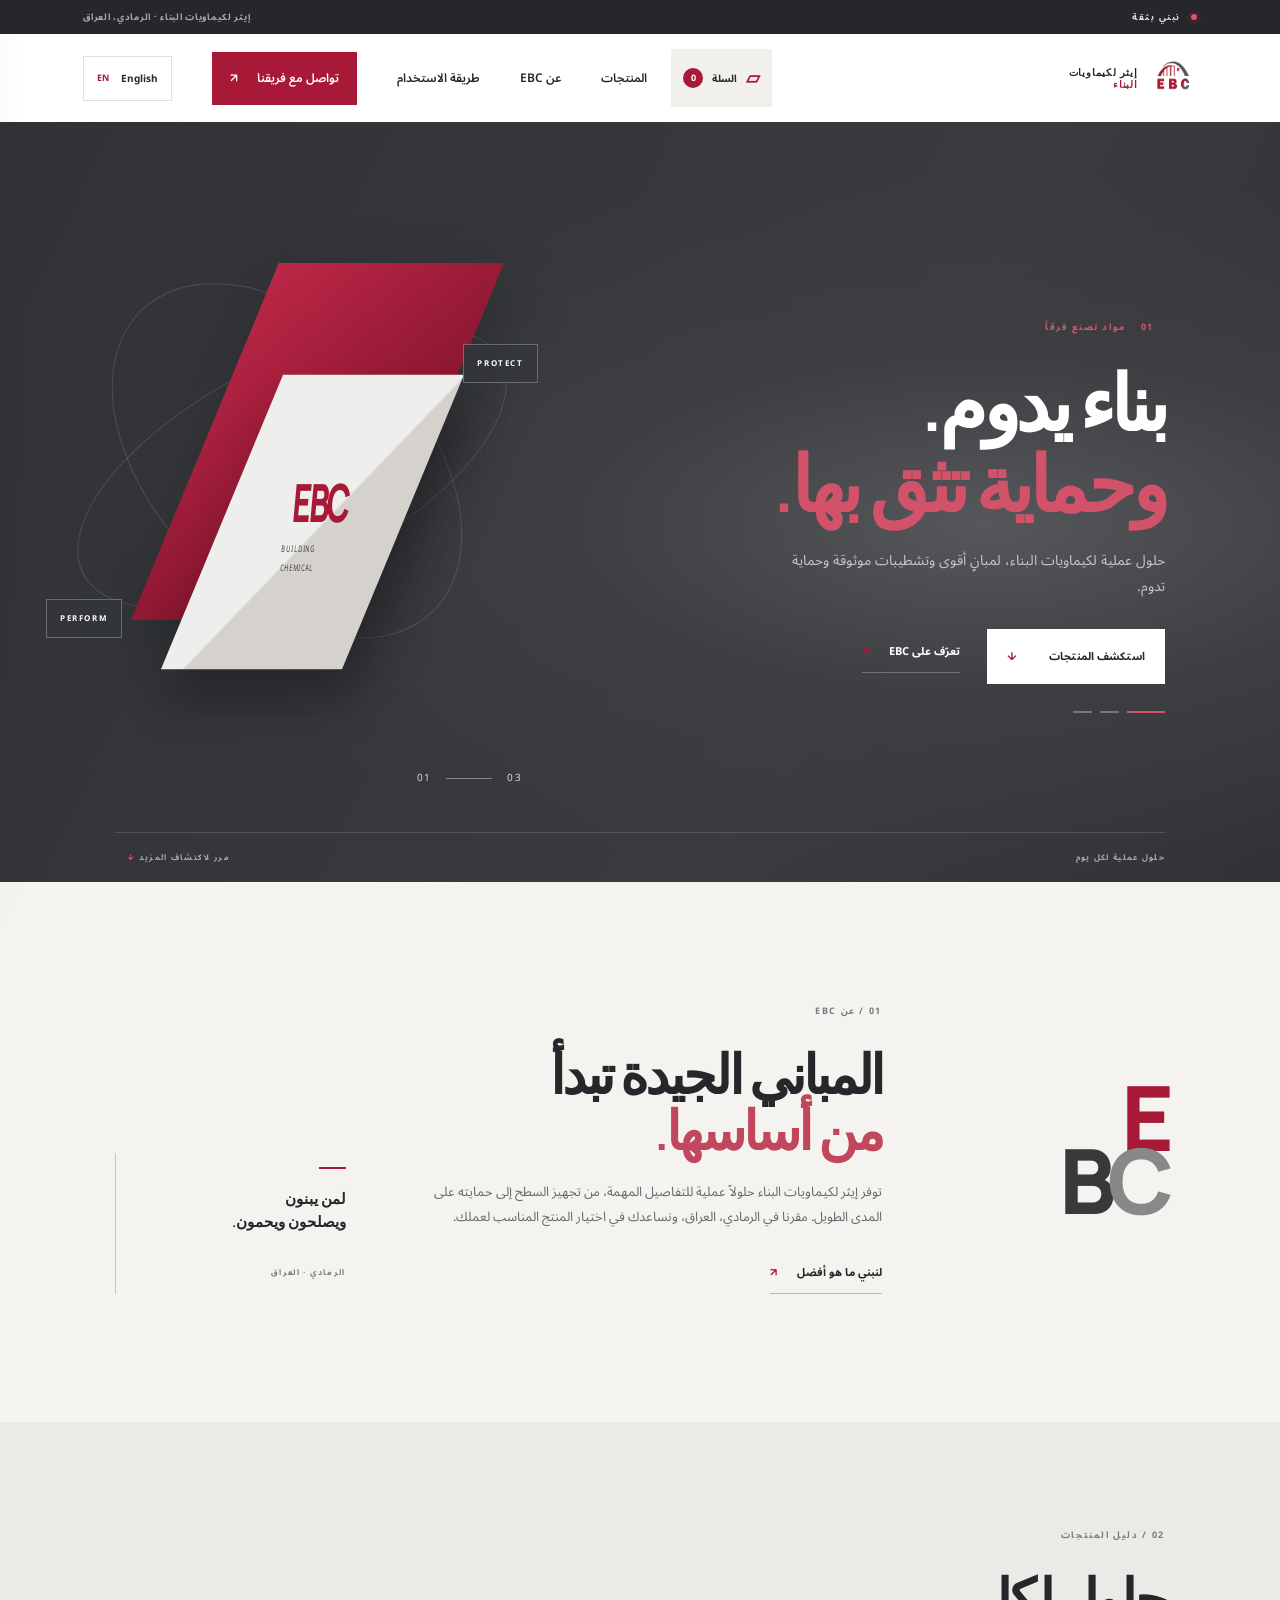
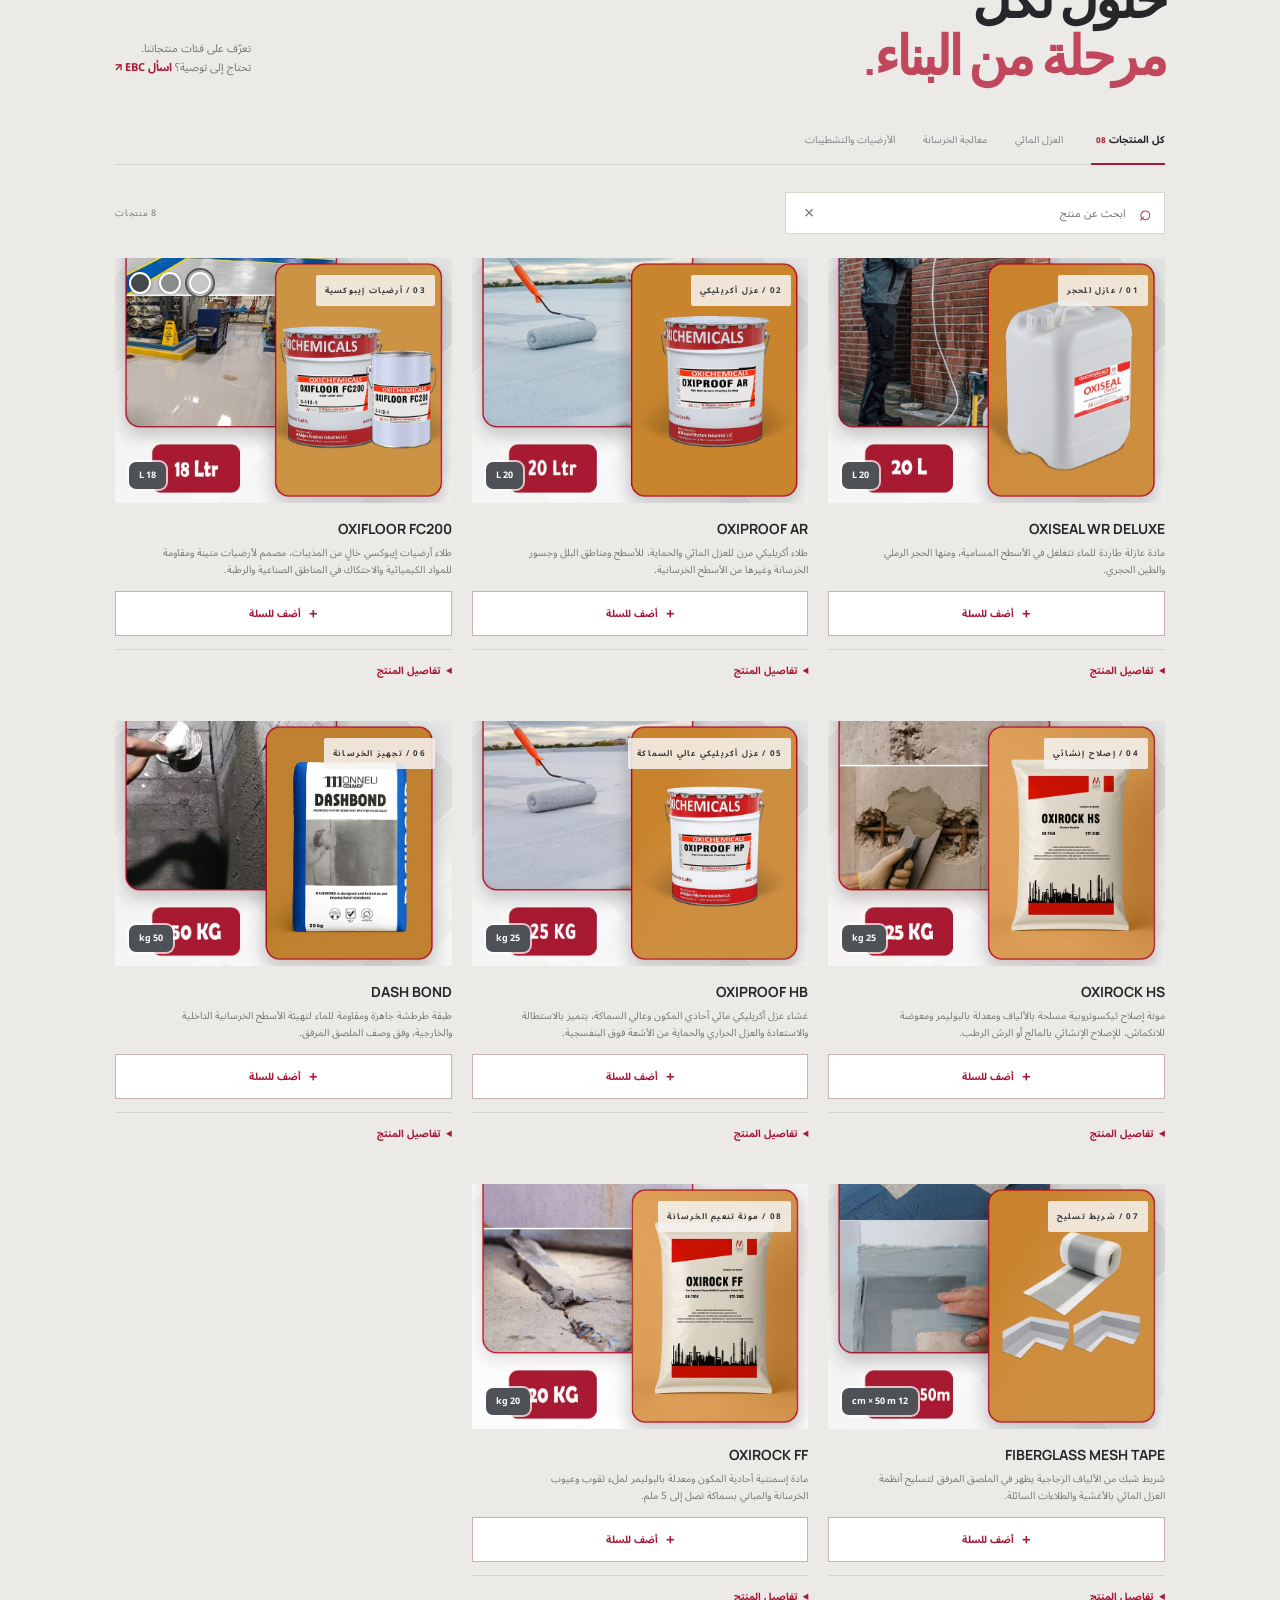
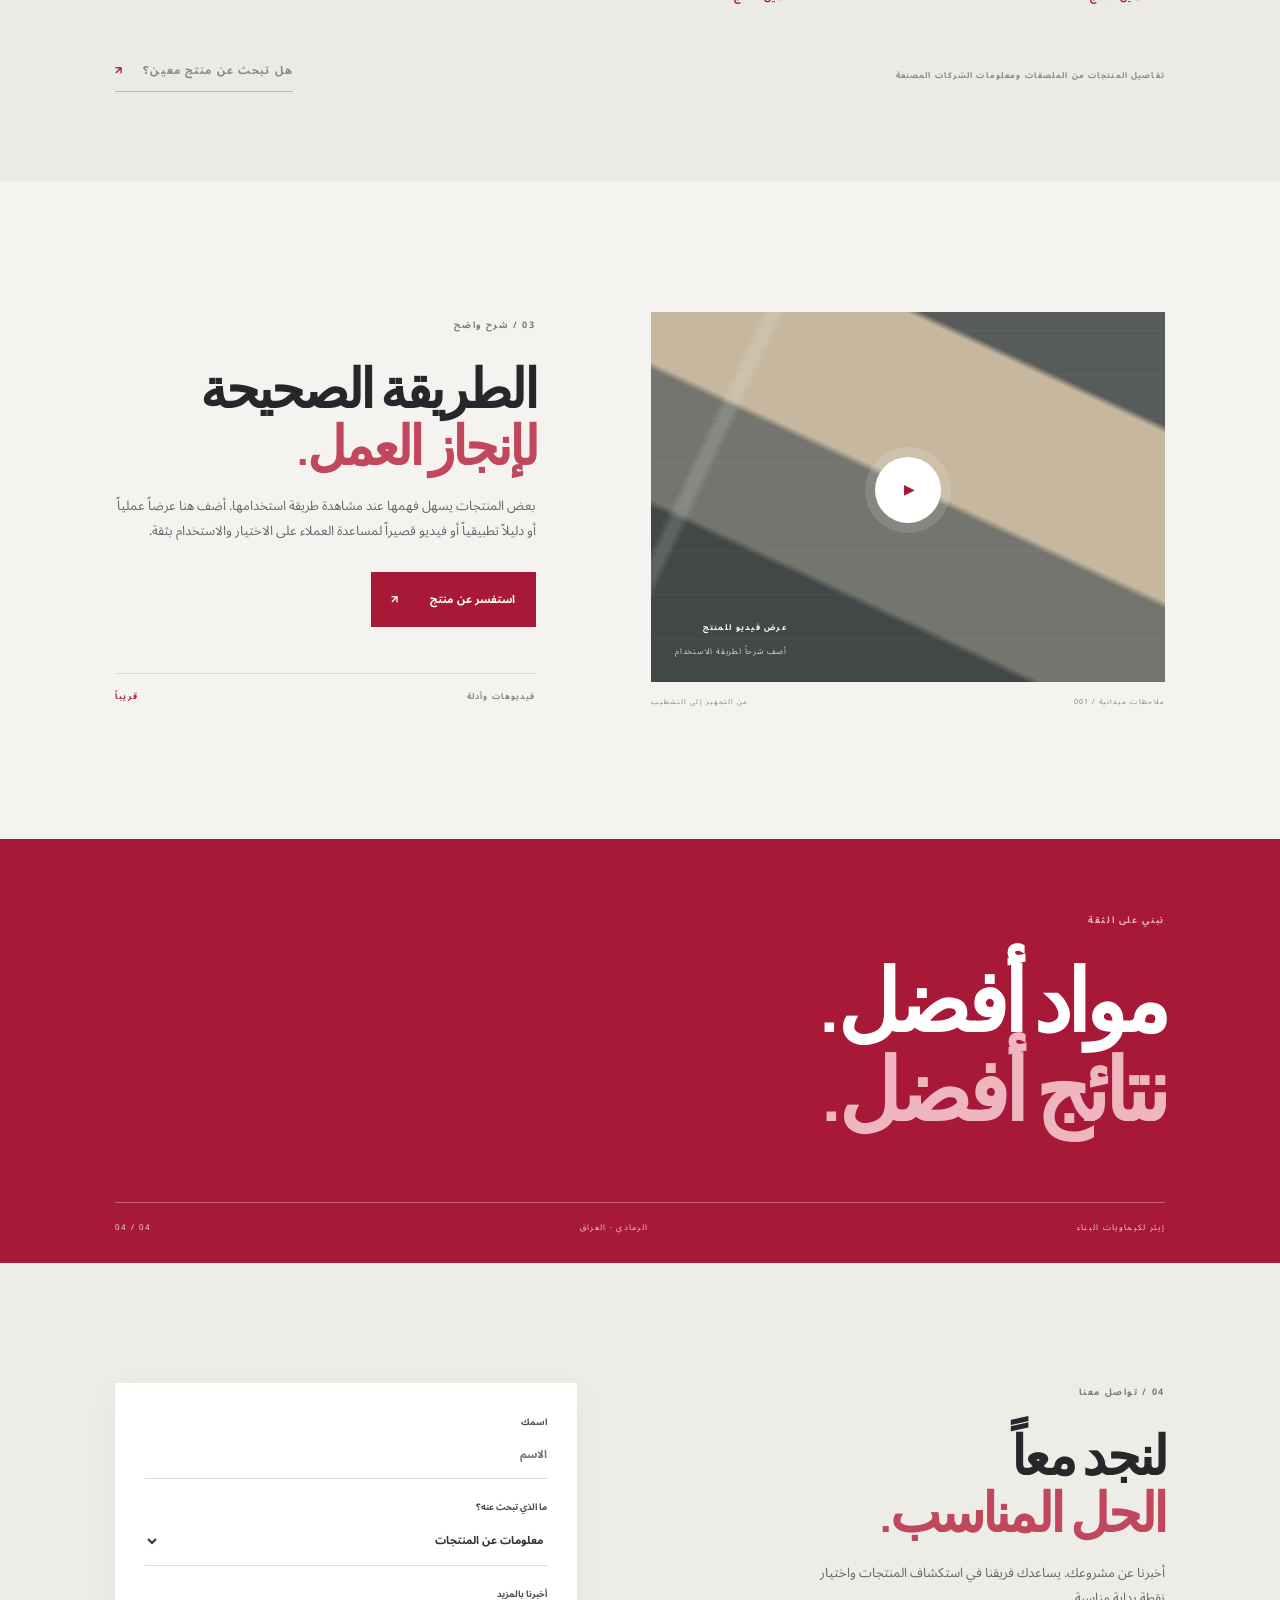
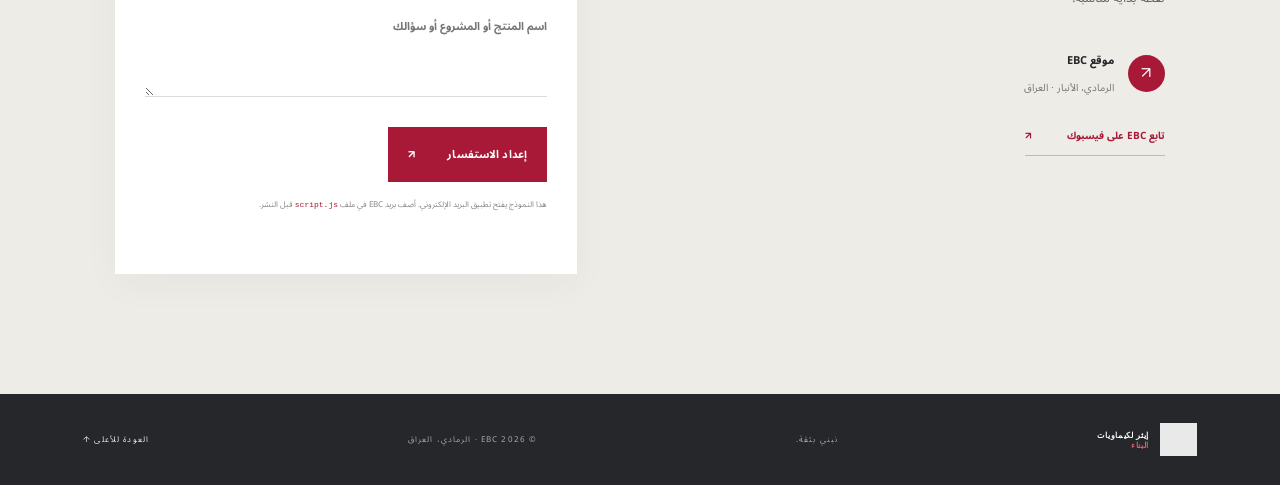
<file: index.html>
<!doctype html>
<html lang="ar" dir="rtl">
<head>
  <meta charset="utf-8">
  <meta name="viewport" content="width=device-width, initial-scale=1">
  <meta name="theme-color" content="#a71937">
  <meta name="description" content="Ether Building Chemical — practical chemical solutions for stronger, better protected buildings in Iraq.">
  <title>Ether Building Chemical | EBC</title>
  <link rel="preconnect" href="https://fonts.googleapis.com">
  <link rel="preconnect" href="https://fonts.gstatic.com" crossorigin>
  <link href="https://fonts.googleapis.com/css2?family=DM+Sans:wght@400;500;600;700&family=Manrope:wght@400;500;600;700;800&family=Noto+Sans+Arabic:wght@400;500;600;700;800&display=swap" rel="stylesheet">
  <link rel="stylesheet" href="styles.css">
</head>
<body>
  <div class="topline"><span class="pulse"></span> BUILD WITH CONFIDENCE <span class="topline-note">Ether Building Chemical · Ramadi, Iraq</span></div>
  <header class="site-header">
    <a class="brand" href="#home" aria-label="EBC home"><img src="assets/ebc-logo.png" alt="EBC Ether Building Chemical logo"><span>ETHER BUILDING<br><b>CHEMICAL</b></span></a>
    <button class="cart-toggle" id="cart-toggle" type="button" aria-expanded="false"><span class="cart-icon">▱</span><span class="cart-label">Cart</span><span class="cart-count" id="cart-count">0</span></button>
    <button class="menu-toggle" aria-label="Open menu" aria-expanded="false"><i></i><i></i></button>
    <nav class="nav"><a href="#products">Products</a><a href="#about">About EBC</a><a href="#how">How to use</a><a href="#contact" class="nav-cta">Talk to our team <span>↗</span></a><button class="language-toggle" type="button" aria-label="Switch to English">English <span>EN</span></button></nav>
  </header>
  <div class="cart-backdrop" id="cart-backdrop"></div>
  <aside class="cart-panel" id="cart-panel" aria-hidden="true" aria-labelledby="cart-heading">
    <div class="cart-head"><div><p class="eyebrow"><span>YOUR ORDER</span></p><h2 id="cart-heading">Product request</h2></div><button class="cart-close" id="cart-close" type="button" aria-label="Close cart">×</button></div>
    <div class="cart-items" id="cart-items"></div>
    <form class="checkout-form" id="checkout-form"><h3>Request details</h3><label>Name<input name="customer" required placeholder="Your name"></label><label>Phone<input name="phone" type="tel" required placeholder="Phone number"></label><label>City / delivery area<input name="location" placeholder="City or area"></label><label>Note<textarea name="note" rows="2" placeholder="Optional note"></textarea></label><button class="button button-red checkout-submit" type="submit">Prepare email request <span>↗</span></button><p class="checkout-note" id="checkout-note" aria-live="polite">No payment is collected. This prepares an email with your selected items.</p></form>
  </aside>
  <main>
    <section class="hero" id="home">
      <div class="hero-bg"></div><div class="hero-grid"></div>
      <div class="hero-copy reveal"><p class="eyebrow light"><span id="slide-number">01</span> <span id="slide-kicker">MATERIALS THAT MAKE A DIFFERENCE</span></p><h1 id="slide-title">Built to last.<br><em>Made to protect.</em></h1><p class="hero-lede" id="slide-description">Thoughtful building chemical solutions for stronger structures, reliable finishes and lasting peace of mind.</p><div class="hero-actions"><a class="button button-light" href="#products">Explore products <span>↓</span></a><a class="text-link light-link" href="#about">Get to know EBC <span>↗</span></a></div><div class="slide-controls" aria-label="Hero slides"><button class="slide-dot active" aria-label="Show slide 1"></button><button class="slide-dot" aria-label="Show slide 2"></button><button class="slide-dot" aria-label="Show slide 3"></button></div></div>
      <div class="hero-art" aria-hidden="true"><div class="orbit orbit-a"></div><div class="orbit orbit-b"></div><div class="hero-block block-back"></div><div class="hero-block block-front"><span>EBC</span><small>BUILDING<br>CHEMICAL</small></div><div class="hero-chip chip-one">PROTECT</div><div class="hero-chip chip-two">PERFORM</div><div class="hero-index"><span id="hero-current">01</span> <i></i> 03</div></div>
      <div class="hero-footer"><span>ENGINEERED FOR THE EVERYDAY</span><span class="scroll-cue">SCROLL TO EXPLORE <b>↓</b></span></div>
    </section>
    <section class="intro section-wrap" id="about"><div class="intro-mark reveal">E<br><span>B</span><i>C</i></div><div class="intro-copy reveal"><p class="eyebrow"><span>01 / ABOUT EBC</span></p><h2>Good buildings start<br>with <em>what’s beneath.</em></h2><p>Ether Building Chemical supplies practical solutions for the details that matter—from preparing a surface to protecting it for the long run. We’re based in Ramadi, Iraq, and here to help you find the right product for the job.</p><a class="text-link" href="#contact">Let’s build something better <span>↗</span></a></div><div class="intro-note reveal"><div class="note-line"></div><p>For the people who<br>build, repair &amp; protect.</p><span>RAMADI · IRAQ</span></div></section>
    <section class="catalog" id="products"><div class="section-wrap"><div class="section-heading reveal"><div><p class="eyebrow"><span>02 / THE CATALOG</span></p><h2>Solutions for every<br><em>layer of the build.</em></h2></div><p class="heading-aside">Explore our product families.<br>Need a recommendation? <a href="#contact">Ask EBC ↗</a></p></div><div class="filters" role="group" aria-label="Filter products"><button class="filter active" data-filter="all">All products <span>08</span></button><button class="filter" data-filter="waterproofing">Waterproofing</button><button class="filter" data-filter="concrete">Concrete care</button><button class="filter" data-filter="finishes">Finishes &amp; tile</button></div><div class="product-tools"><label class="search-box"><span aria-hidden="true">⌕</span><input id="product-search" type="search" placeholder="Search products" autocomplete="off"><button id="clear-search" type="button" aria-label="Clear search">×</button></label><span id="product-result-count">08 products</span></div>
      <div class="product-grid">
        <article class="product-card reveal" data-category="waterproofing"><a class="product-image visual-water" href="#contact" aria-label="Ask about AquaShield waterproofing"><span class="product-number">01 / WATERPROOFING</span><span class="product-symbol">≈</span><span class="pack pack-bag"><b>EBC</b><small>AQUA<br>SHIELD</small></span><span class="image-caption">SURFACE PROTECTION</span></a><div class="product-info"><div><h3>AquaShield Flex</h3><p>Flexible cementitious waterproofing concept for wet areas and exposed surfaces.</p></div><a class="round-arrow" href="#contact" aria-label="Ask about AquaShield Flex">↗</a></div><span class="sample-label">SAMPLE PRODUCT — CONFIRM DETAILS</span></article>
        <article class="product-card reveal" data-category="concrete"><a class="product-image visual-concrete" href="#contact" aria-label="Ask about ConcretePro repair mortar"><span class="product-number">02 / CONCRETE CARE</span><span class="product-symbol">▧</span><span class="pack pack-bag pack-dark"><b>EBC</b><small>CONCRETE<br>PRO</small></span><span class="image-caption">REPAIR &amp; RESTORE</span></a><div class="product-info"><div><h3>ConcretePro Repair</h3><p>Repair mortar concept for patching and restoring damaged concrete areas.</p></div><a class="round-arrow" href="#contact" aria-label="Ask about ConcretePro Repair">↗</a></div><span class="sample-label">SAMPLE PRODUCT — CONFIRM DETAILS</span></article>
        <article class="product-card reveal" data-category="finishes"><a class="product-image visual-bond" href="#contact" aria-label="Ask about TileBond adhesive"><span class="product-number">03 / FINISHES &amp; TILE</span><span class="product-symbol">⌁</span><span class="pack pack-bag pack-cream"><b>EBC</b><small>TILE<br>BOND</small></span><span class="image-caption">STRONGER ADHESION</span></a><div class="product-info"><div><h3>TileBond Pro</h3><p>Tile adhesive concept designed to make installation straightforward and dependable.</p></div><a class="round-arrow" href="#contact" aria-label="Ask about TileBond Pro">↗</a></div><span class="sample-label">SAMPLE PRODUCT — CONFIRM DETAILS</span></article>
        <article class="product-card reveal" data-category="waterproofing"><a class="product-image visual-seal" href="#contact" aria-label="Ask about SealFlex joint sealant"><span class="product-number">04 / WATERPROOFING</span><span class="product-symbol">∿</span><span class="pack pack-tube"><b>EBC</b><small>SEAL<br>FLEX</small></span><span class="image-caption">SEAL THE DETAILS</span></a><div class="product-info"><div><h3>SealFlex Joint Sealant</h3><p>Joint sealant concept for helping close gaps around common building details.</p></div><a class="round-arrow" href="#contact" aria-label="Ask about SealFlex Joint Sealant">↗</a></div><span class="sample-label">SAMPLE PRODUCT — CONFIRM DETAILS</span></article>
        <article class="product-card reveal" data-category="concrete"><a class="product-image visual-prime" href="#contact" aria-label="Ask about PrimeBond bonding agent"><span class="product-number">05 / CONCRETE CARE</span><span class="product-symbol">✳</span><span class="pack pack-can"><b>EBC</b><small>PRIME<br>BOND</small></span><span class="image-caption">PREPARE TO PERFORM</span></a><div class="product-info"><div><h3>PrimeBond</h3><p>Bonding agent concept for preparing surfaces before a new layer is applied.</p></div><a class="round-arrow" href="#contact" aria-label="Ask about PrimeBond">↗</a></div><span class="sample-label">SAMPLE PRODUCT — CONFIRM DETAILS</span></article>
        <article class="product-card reveal" data-category="finishes"><a class="product-image visual-grout" href="#contact" aria-label="Ask about ColorGrout"><span class="product-number">06 / FINISHES &amp; TILE</span><span class="product-symbol">▦</span><span class="pack pack-bag"><b>EBC</b><small>COLOR<br>GROUT</small></span><span class="image-caption">THE FINISHING TOUCH</span></a><div class="product-info"><div><h3>ColorGrout</h3><p>Grout product concept to finish tiled surfaces with a clean, consistent look.</p></div><a class="round-arrow" href="#contact" aria-label="Ask about ColorGrout">↗</a></div><span class="sample-label">SAMPLE PRODUCT — CONFIRM DETAILS</span></article>
      </div><p id="no-results" class="no-results" hidden>No products match your search.</p><div class="catalog-bottom"><span>PRODUCT DETAILS FROM POSTERS &amp; MANUFACTURER INFO</span><a class="text-link" href="#contact">Have a product in mind? <span>↗</span></a></div></div></section>
    <section class="feature section-wrap" id="how"><div class="feature-visual reveal"><div class="feature-photo"><div class="photo-lines"></div><div class="play-button" role="button" tabindex="0" aria-label="Add product tutorial video"><span>▶</span></div><div class="video-tag"><span>VIDEO SPOTLIGHT</span><small>YOUR PRODUCT TUTORIAL</small></div></div><div class="feature-caption"><span>FIELD NOTES / 001</span><span>FROM PREPARATION TO FINISH</span></div></div><div class="feature-copy reveal"><p class="eyebrow"><span>03 / MADE CLEAR</span></p><h2>The right way<br>to <em>get it done.</em></h2><p>Some products work best when you can see them in action. Add a demonstration, application guide or short product video here to help customers choose and use products with confidence.</p><a class="button button-red" href="#contact">Ask about a product <span>↗</span></a><div class="feature-meta"><span>VIDEOS &amp; GUIDES</span><span>COMING SOON</span></div></div></section>
    <section class="statement"><div class="statement-inner reveal"><p class="eyebrow light"><span>BUILT ON TRUST</span></p><p class="statement-text">Better materials.<br><em>Better outcomes.</em></p><div class="statement-bottom"><span>ETHER BUILDING CHEMICAL</span><span>RAMADI · IRAQ</span><span>04 / 04</span></div></div></section>
    <section class="contact section-wrap" id="contact"><div class="contact-copy reveal"><p class="eyebrow"><span>04 / LET’S TALK</span></p><h2>Let’s find the<br><em>right solution.</em></h2><p>Tell us what you’re working on. Our team can help you explore the product range and find a good place to start.</p><div class="contact-location"><span class="location-icon">↗</span><div><b>Find EBC</b><small>Ramadi, Anbar · Iraq</small></div></div><a class="facebook-link" href="https://www.facebook.com/EBC.Ethar/" target="_blank" rel="noopener">Follow EBC on Facebook <span>↗</span></a></div><form class="contact-form reveal" id="contact-form"><label>Your name<input name="name" placeholder="Name" required></label><label>What are you looking for?<select name="interest"><option>Product information</option><option>Application advice</option><option>Product video or tutorial</option><option>Something else</option></select></label><label>Tell us a little more<textarea name="message" rows="3" placeholder="Product name, project or question"></textarea></label><button class="button button-red" type="submit">Prepare enquiry <span>↗</span></button><p class="form-note">This starter form opens your email app. Add your EBC email address in <code>script.js</code> before publishing.</p><p class="form-result" aria-live="polite"></p></form></section>
  </main>
  <footer class="footer"><a class="brand footer-brand" href="#home"><img src="assets/ebc-logo.png" alt=""><span>ETHER BUILDING<br><b>CHEMICAL</b></span></a><span>BUILD WITH CONFIDENCE.</span><span>© <span id="year"></span> EBC · RAMADI, IRAQ</span><a href="#home" class="back-top">BACK TO TOP ↑</a></footer>
  <script src="script.js"></script>
</body></html>
</file>
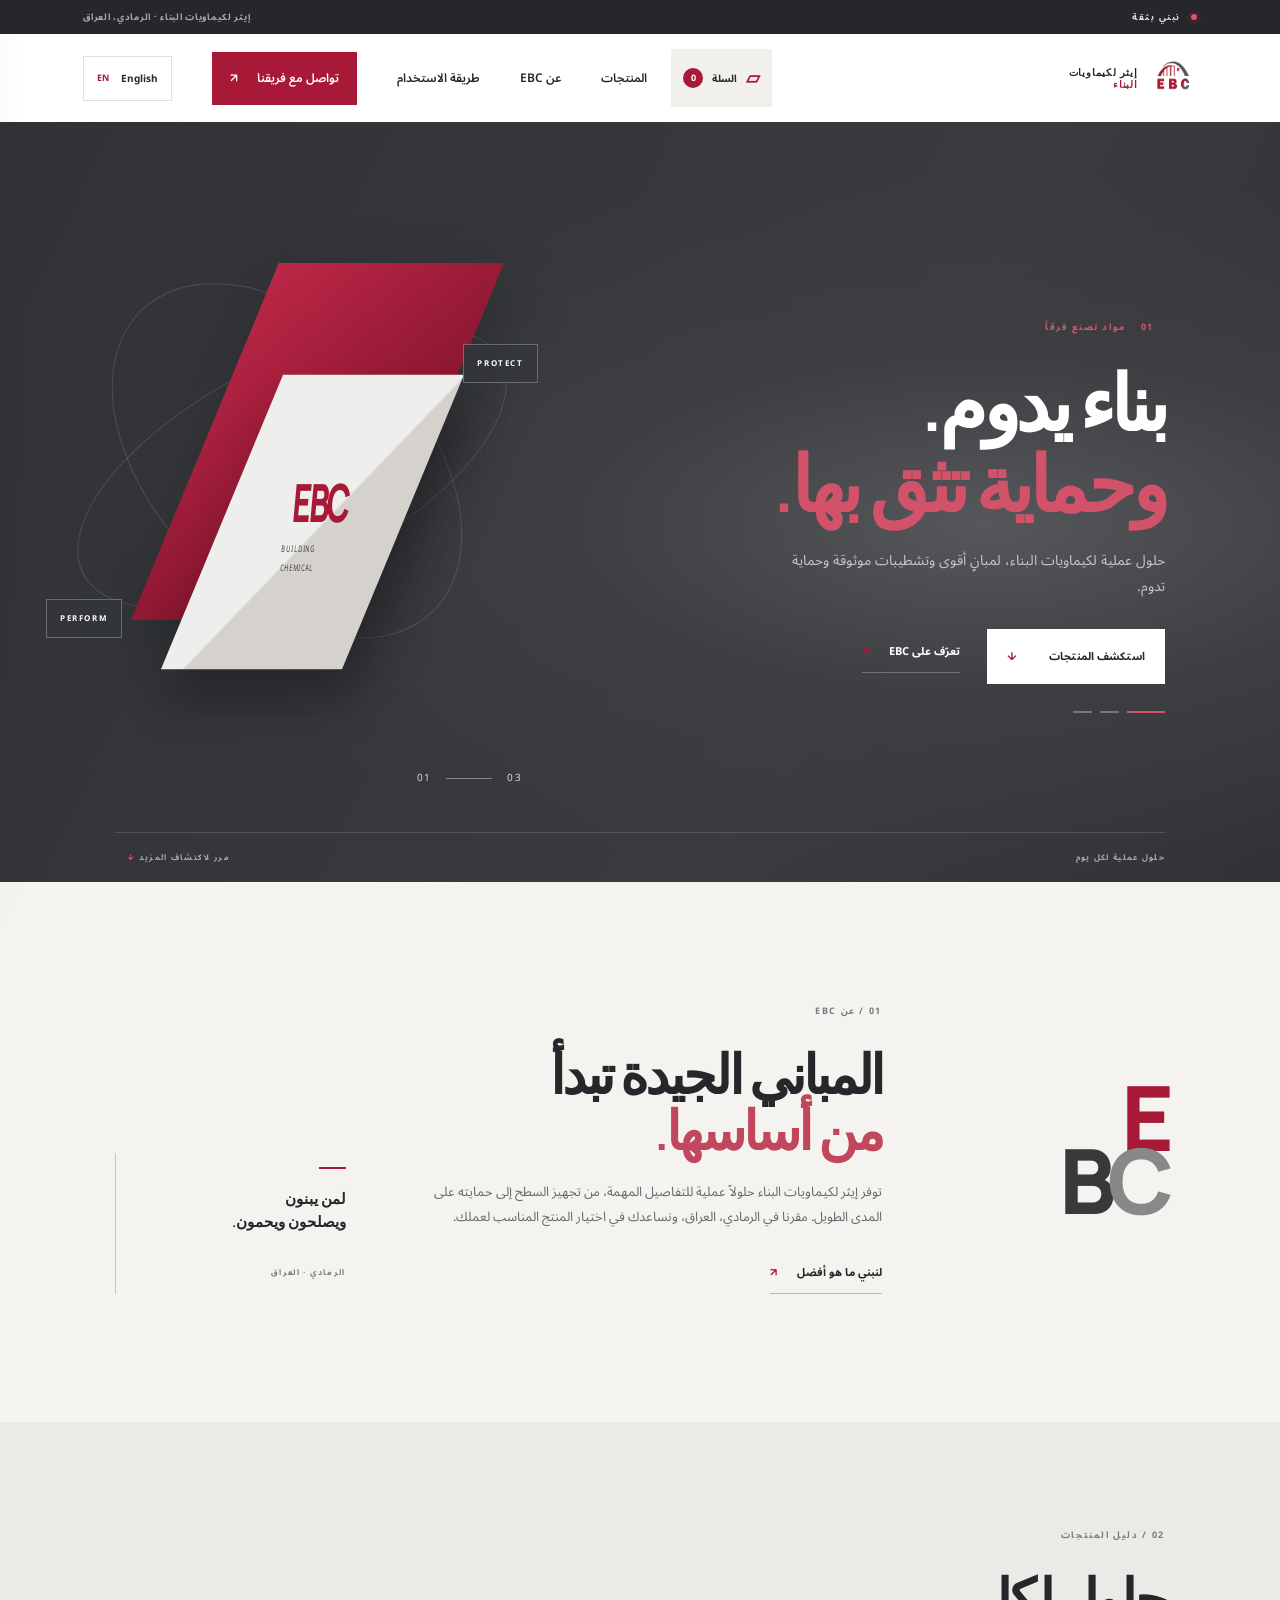
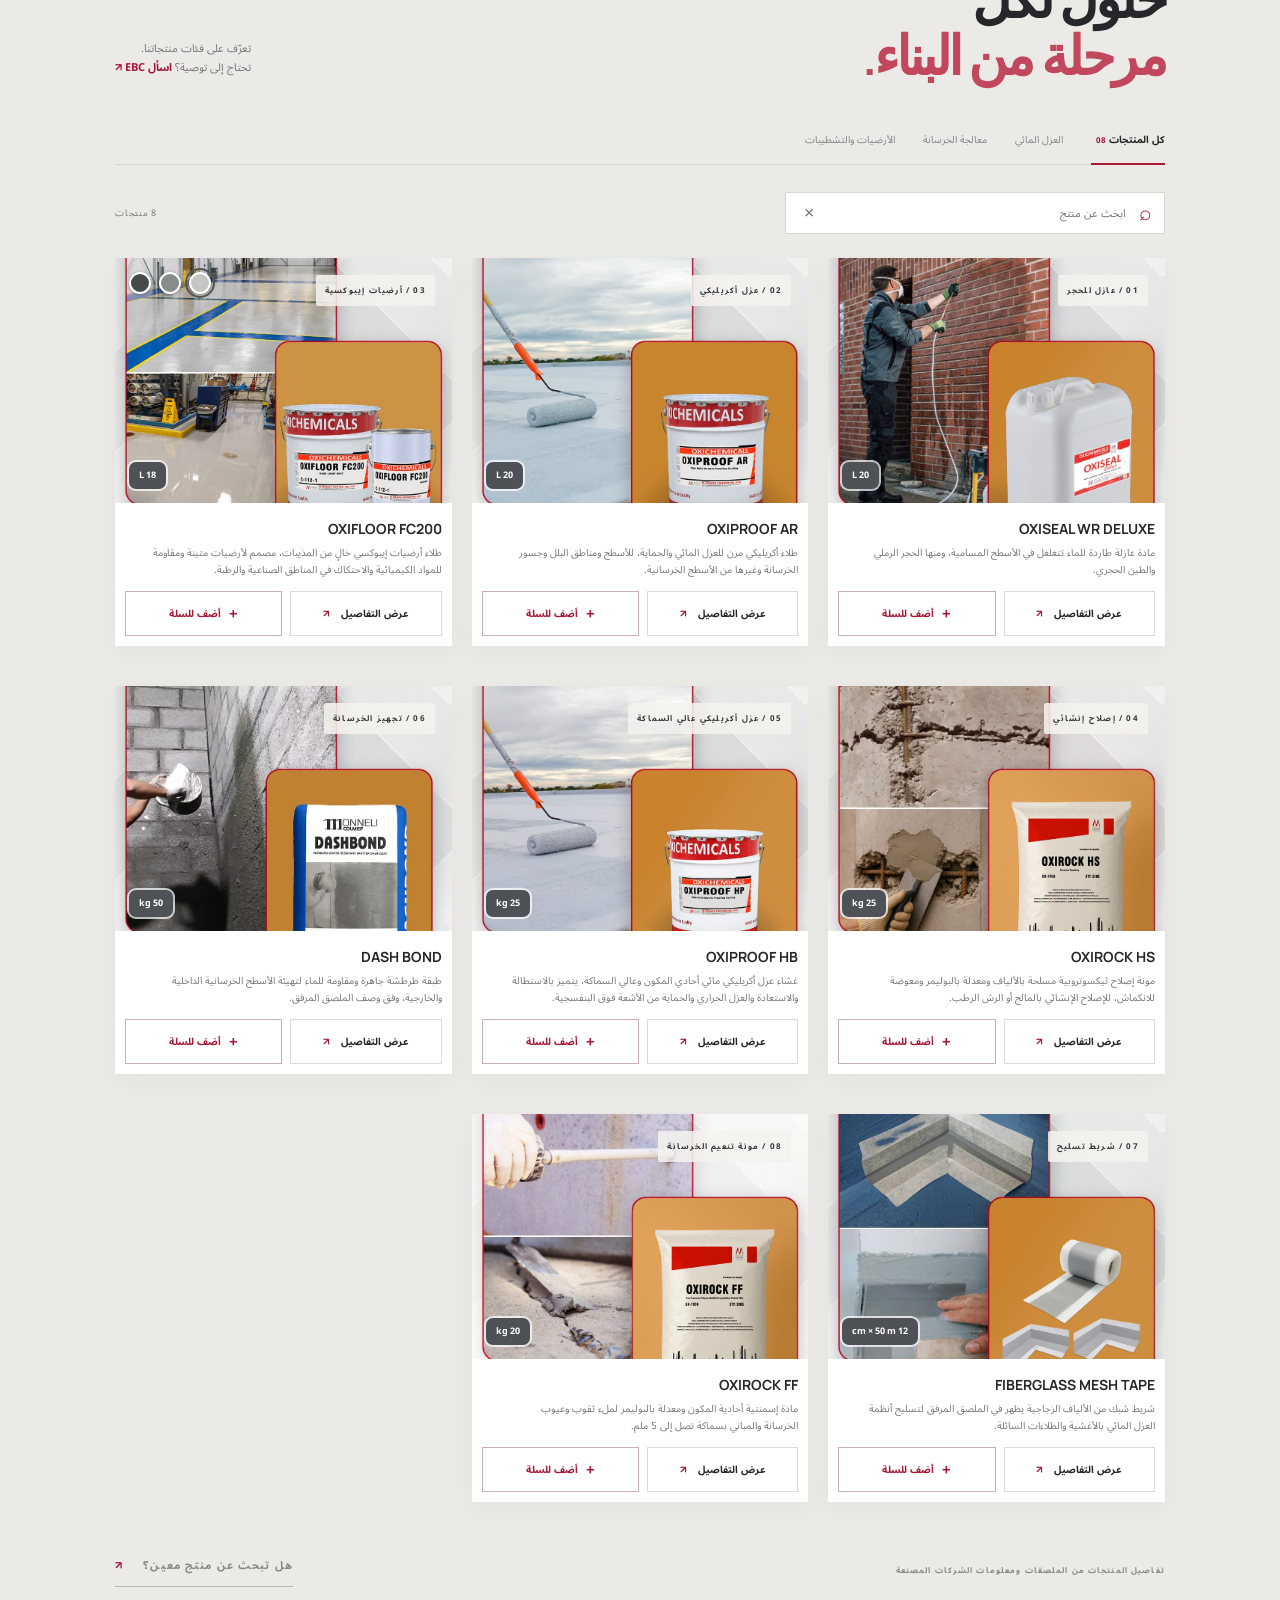
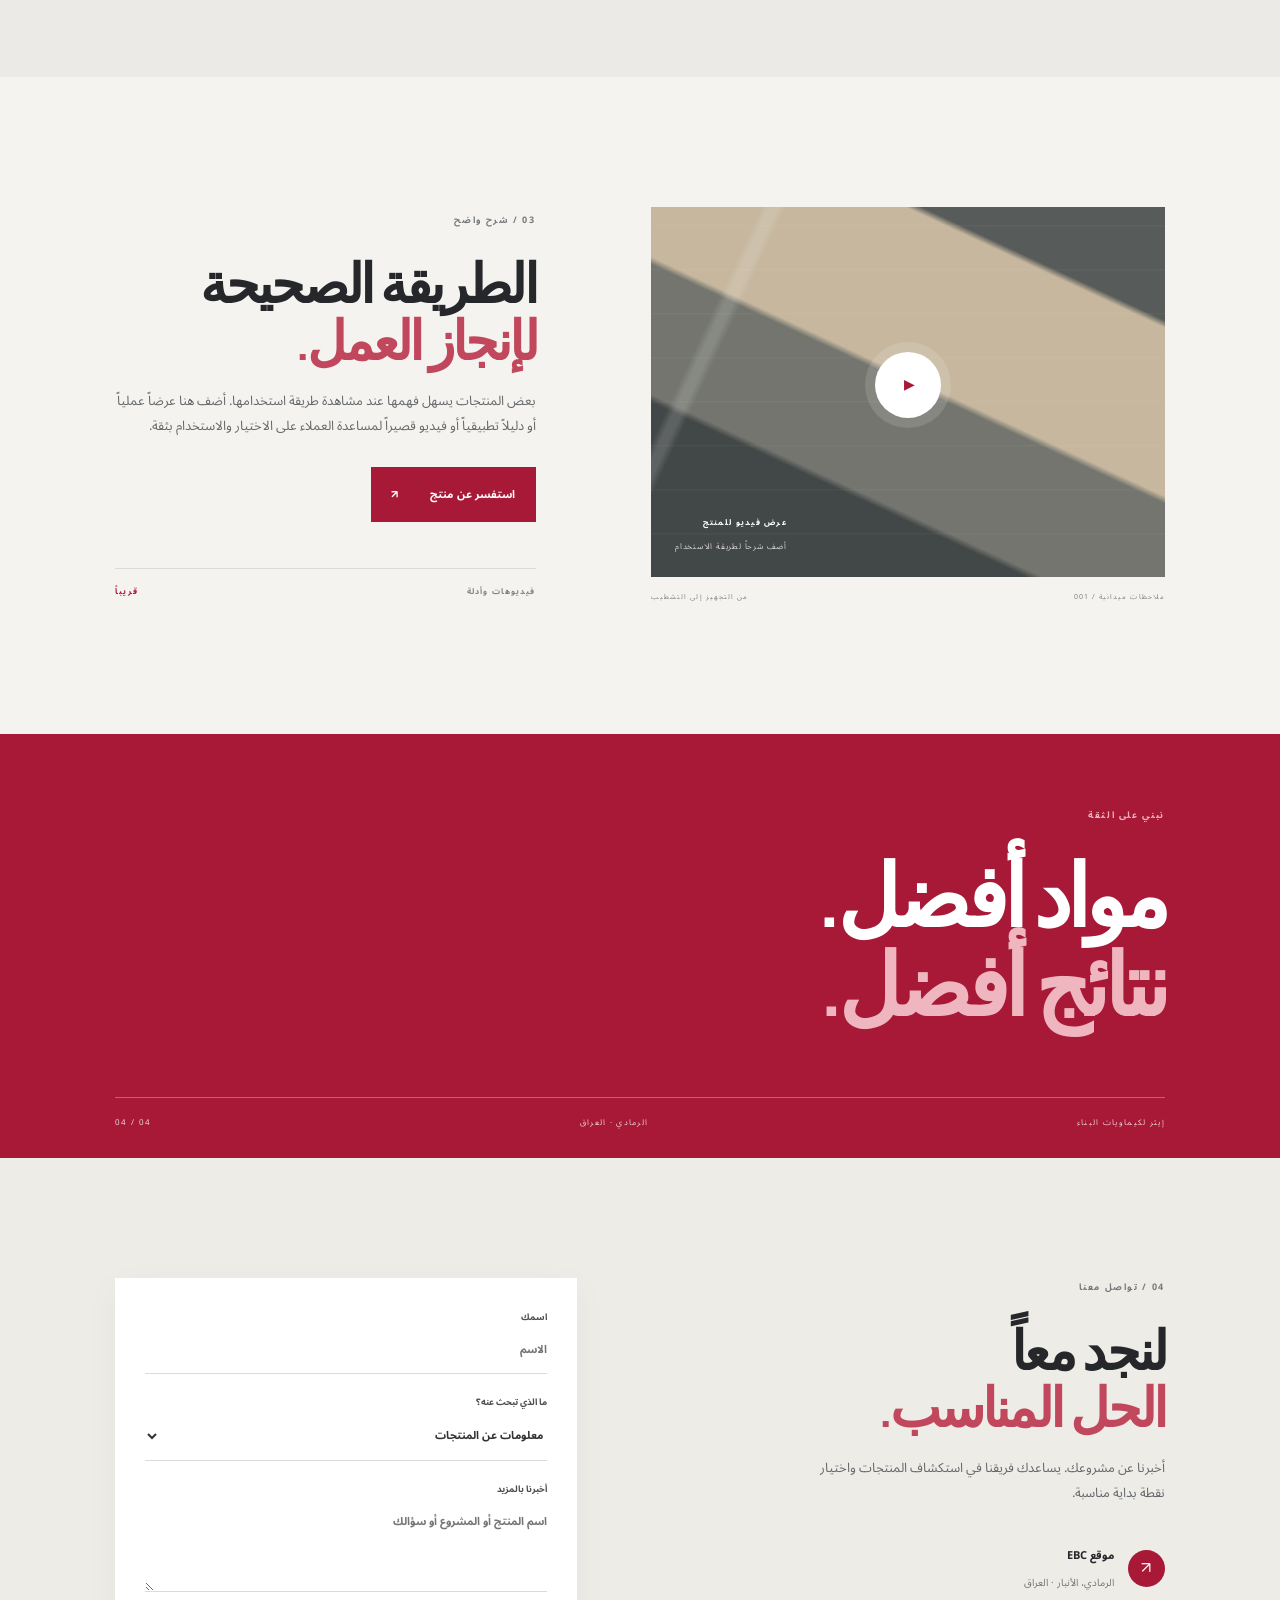
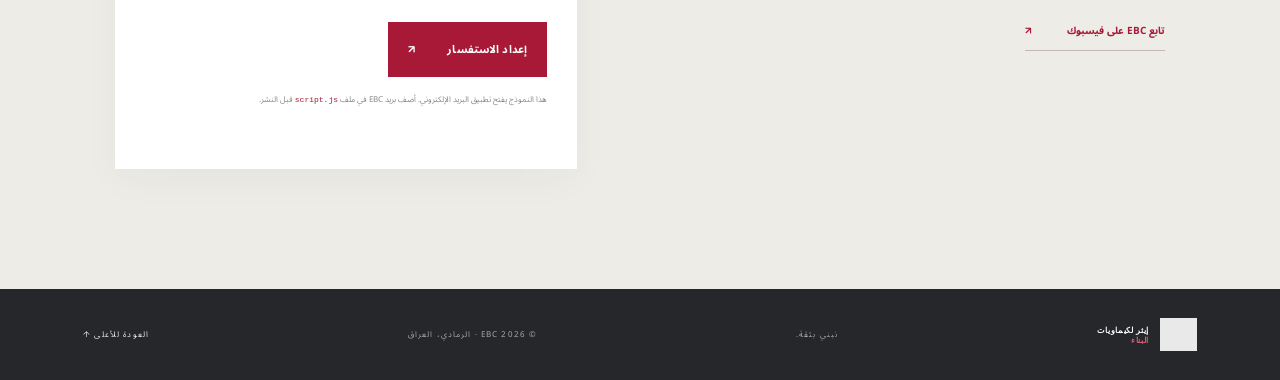
<file: website/index.html>
<!doctype html>
<html lang="ar" dir="rtl">
<head>
  <meta charset="utf-8">
  <meta name="viewport" content="width=device-width, initial-scale=1">
  <meta name="theme-color" content="#a71937">
  <meta name="description" content="Ether Building Chemical — practical chemical solutions for stronger, better protected buildings in Iraq.">
  <meta name="author" content="Ether Building Chemical (EBC)">
  <meta name="robots" content="index, follow">
  <meta property="og:type" content="website">
  <meta property="og:locale" content="ar_IQ">
  <meta property="og:title" content="Ether Building Chemical | EBC">
  <meta property="og:description" content="Explore EBC building chemical products and request product information from Ramadi, Iraq.">
  <meta property="og:image" content="assets/ebc-logo.png">
  <meta name="twitter:card" content="summary">
  <link rel="icon" href="assets/ebc-logo.png" type="image/png">
  <title>Ether Building Chemical | EBC</title>
  <link rel="preconnect" href="https://fonts.googleapis.com">
  <link rel="preconnect" href="https://fonts.gstatic.com" crossorigin>
  <link href="https://fonts.googleapis.com/css2?family=DM+Sans:wght@400;500;600;700&family=Manrope:wght@400;500;600;700;800&family=Noto+Sans+Arabic:wght@400;500;600;700;800&display=swap" rel="stylesheet">
  <link rel="stylesheet" href="styles.css">
</head>
<body>
  <div class="topline"><span class="pulse"></span> BUILD WITH CONFIDENCE <span class="topline-note">Ether Building Chemical · Ramadi, Iraq</span></div>
  <header class="site-header">
    <a class="brand" href="#home" aria-label="EBC home"><img src="assets/ebc-logo.png" alt="EBC Ether Building Chemical logo"><span>ETHER BUILDING<br><b>CHEMICAL</b></span></a>
    <button class="cart-toggle" id="cart-toggle" type="button" aria-expanded="false"><span class="cart-icon">▱</span><span class="cart-label">Cart</span><span class="cart-count" id="cart-count">0</span></button>
    <button class="menu-toggle" aria-label="Open menu" aria-expanded="false"><i></i><i></i></button>
    <nav class="nav"><a href="#products">Products</a><a href="#about">About EBC</a><a href="#how">How to use</a><a href="#contact" class="nav-cta">Talk to our team <span>↗</span></a><button class="language-toggle" type="button" aria-label="Switch to English">English <span>EN</span></button></nav>
  </header>
  <div class="cart-backdrop" id="cart-backdrop"></div>
  <aside class="cart-panel" id="cart-panel" aria-hidden="true" aria-labelledby="cart-heading">
    <div class="cart-head"><div><p class="eyebrow"><span>YOUR ORDER</span></p><h2 id="cart-heading">Product request</h2></div><button class="cart-close" id="cart-close" type="button" aria-label="Close cart">×</button></div>
    <div class="cart-items" id="cart-items"></div>
    <form class="checkout-form" id="checkout-form"><h3>Request details</h3><label>Name<input name="customer" required placeholder="Your name"></label><label>Phone<input name="phone" type="tel" required placeholder="Phone number"></label><label>City / delivery area<input name="location" placeholder="City or area"></label><label>Note<textarea name="note" rows="2" placeholder="Optional note"></textarea></label><button class="button button-red checkout-submit" type="submit">Prepare email request <span>↗</span></button><p class="checkout-note" id="checkout-note" aria-live="polite">No payment is collected. This prepares an email with your selected items.</p></form>
  </aside>
  <dialog class="product-dialog" id="product-dialog" aria-labelledby="dialog-title"><button class="dialog-close" type="button" aria-label="Close product details">×</button><div id="product-dialog-content"></div></dialog>
  <main>
    <section class="hero" id="home">
      <div class="hero-bg"></div><div class="hero-grid"></div>
      <div class="hero-copy reveal"><p class="eyebrow light"><span id="slide-number">01</span> <span id="slide-kicker">MATERIALS THAT MAKE A DIFFERENCE</span></p><h1 id="slide-title">Built to last.<br><em>Made to protect.</em></h1><p class="hero-lede" id="slide-description">Thoughtful building chemical solutions for stronger structures, reliable finishes and lasting peace of mind.</p><div class="hero-actions"><a class="button button-light" href="#products">Explore products <span>↓</span></a><a class="text-link light-link" href="#about">Get to know EBC <span>↗</span></a></div><div class="slide-controls" aria-label="Hero slides"><button class="slide-dot active" aria-label="Show slide 1"></button><button class="slide-dot" aria-label="Show slide 2"></button><button class="slide-dot" aria-label="Show slide 3"></button></div></div>
      <div class="hero-art" aria-hidden="true"><div class="orbit orbit-a"></div><div class="orbit orbit-b"></div><div class="hero-block block-back"></div><div class="hero-block block-front"><span>EBC</span><small>BUILDING<br>CHEMICAL</small></div><div class="hero-chip chip-one">PROTECT</div><div class="hero-chip chip-two">PERFORM</div><div class="hero-index"><span id="hero-current">01</span> <i></i> 03</div></div>
      <div class="hero-footer"><span>ENGINEERED FOR THE EVERYDAY</span><span class="scroll-cue">SCROLL TO EXPLORE <b>↓</b></span></div>
    </section>
    <section class="intro section-wrap" id="about"><div class="intro-mark reveal">E<br><span>B</span><i>C</i></div><div class="intro-copy reveal"><p class="eyebrow"><span>01 / ABOUT EBC</span></p><h2>Good buildings start<br>with <em>what’s beneath.</em></h2><p>Ether Building Chemical supplies practical solutions for the details that matter—from preparing a surface to protecting it for the long run. We’re based in Ramadi, Iraq, and here to help you find the right product for the job.</p><a class="text-link" href="#contact">Let’s build something better <span>↗</span></a></div><div class="intro-note reveal"><div class="note-line"></div><p>For the people who<br>build, repair &amp; protect.</p><span>RAMADI · IRAQ</span></div></section>
    <section class="catalog" id="products"><div class="section-wrap"><div class="section-heading reveal"><div><p class="eyebrow"><span>02 / THE CATALOG</span></p><h2>Solutions for every<br><em>layer of the build.</em></h2></div><p class="heading-aside">Explore our product families.<br>Need a recommendation? <a href="#contact">Ask EBC ↗</a></p></div><div class="filters" role="group" aria-label="Filter products"><button class="filter active" data-filter="all">All products <span>08</span></button><button class="filter" data-filter="waterproofing">Waterproofing</button><button class="filter" data-filter="concrete">Concrete care</button><button class="filter" data-filter="finishes">Finishes &amp; tile</button></div><div class="product-tools"><label class="search-box"><span aria-hidden="true">⌕</span><input id="product-search" type="search" placeholder="Search products" autocomplete="off"><button id="clear-search" type="button" aria-label="Clear search">×</button></label><span id="product-result-count">08 products</span></div>
      <div class="product-grid">
        <article class="product-card reveal" data-category="waterproofing"><a class="product-image visual-water" href="#contact" aria-label="Ask about AquaShield waterproofing"><span class="product-number">01 / WATERPROOFING</span><span class="product-symbol">≈</span><span class="pack pack-bag"><b>EBC</b><small>AQUA<br>SHIELD</small></span><span class="image-caption">SURFACE PROTECTION</span></a><div class="product-info"><div><h3>AquaShield Flex</h3><p>Flexible cementitious waterproofing concept for wet areas and exposed surfaces.</p></div><a class="round-arrow" href="#contact" aria-label="Ask about AquaShield Flex">↗</a></div><span class="sample-label">SAMPLE PRODUCT — CONFIRM DETAILS</span></article>
        <article class="product-card reveal" data-category="concrete"><a class="product-image visual-concrete" href="#contact" aria-label="Ask about ConcretePro repair mortar"><span class="product-number">02 / CONCRETE CARE</span><span class="product-symbol">▧</span><span class="pack pack-bag pack-dark"><b>EBC</b><small>CONCRETE<br>PRO</small></span><span class="image-caption">REPAIR &amp; RESTORE</span></a><div class="product-info"><div><h3>ConcretePro Repair</h3><p>Repair mortar concept for patching and restoring damaged concrete areas.</p></div><a class="round-arrow" href="#contact" aria-label="Ask about ConcretePro Repair">↗</a></div><span class="sample-label">SAMPLE PRODUCT — CONFIRM DETAILS</span></article>
        <article class="product-card reveal" data-category="finishes"><a class="product-image visual-bond" href="#contact" aria-label="Ask about TileBond adhesive"><span class="product-number">03 / FINISHES &amp; TILE</span><span class="product-symbol">⌁</span><span class="pack pack-bag pack-cream"><b>EBC</b><small>TILE<br>BOND</small></span><span class="image-caption">STRONGER ADHESION</span></a><div class="product-info"><div><h3>TileBond Pro</h3><p>Tile adhesive concept designed to make installation straightforward and dependable.</p></div><a class="round-arrow" href="#contact" aria-label="Ask about TileBond Pro">↗</a></div><span class="sample-label">SAMPLE PRODUCT — CONFIRM DETAILS</span></article>
        <article class="product-card reveal" data-category="waterproofing"><a class="product-image visual-seal" href="#contact" aria-label="Ask about SealFlex joint sealant"><span class="product-number">04 / WATERPROOFING</span><span class="product-symbol">∿</span><span class="pack pack-tube"><b>EBC</b><small>SEAL<br>FLEX</small></span><span class="image-caption">SEAL THE DETAILS</span></a><div class="product-info"><div><h3>SealFlex Joint Sealant</h3><p>Joint sealant concept for helping close gaps around common building details.</p></div><a class="round-arrow" href="#contact" aria-label="Ask about SealFlex Joint Sealant">↗</a></div><span class="sample-label">SAMPLE PRODUCT — CONFIRM DETAILS</span></article>
        <article class="product-card reveal" data-category="concrete"><a class="product-image visual-prime" href="#contact" aria-label="Ask about PrimeBond bonding agent"><span class="product-number">05 / CONCRETE CARE</span><span class="product-symbol">✳</span><span class="pack pack-can"><b>EBC</b><small>PRIME<br>BOND</small></span><span class="image-caption">PREPARE TO PERFORM</span></a><div class="product-info"><div><h3>PrimeBond</h3><p>Bonding agent concept for preparing surfaces before a new layer is applied.</p></div><a class="round-arrow" href="#contact" aria-label="Ask about PrimeBond">↗</a></div><span class="sample-label">SAMPLE PRODUCT — CONFIRM DETAILS</span></article>
        <article class="product-card reveal" data-category="finishes"><a class="product-image visual-grout" href="#contact" aria-label="Ask about ColorGrout"><span class="product-number">06 / FINISHES &amp; TILE</span><span class="product-symbol">▦</span><span class="pack pack-bag"><b>EBC</b><small>COLOR<br>GROUT</small></span><span class="image-caption">THE FINISHING TOUCH</span></a><div class="product-info"><div><h3>ColorGrout</h3><p>Grout product concept to finish tiled surfaces with a clean, consistent look.</p></div><a class="round-arrow" href="#contact" aria-label="Ask about ColorGrout">↗</a></div><span class="sample-label">SAMPLE PRODUCT — CONFIRM DETAILS</span></article>
      </div><p id="no-results" class="no-results" hidden>No products match your search.</p><div class="catalog-bottom"><span>PRODUCT DETAILS FROM POSTERS &amp; MANUFACTURER INFO</span><a class="text-link" href="#contact">Have a product in mind? <span>↗</span></a></div></div></section>
    <section class="feature section-wrap" id="how"><div class="feature-visual reveal"><div class="feature-photo"><div class="photo-lines"></div><div class="play-button" role="button" tabindex="0" aria-label="Add product tutorial video"><span>▶</span></div><div class="video-tag"><span>VIDEO SPOTLIGHT</span><small>YOUR PRODUCT TUTORIAL</small></div></div><div class="feature-caption"><span>FIELD NOTES / 001</span><span>FROM PREPARATION TO FINISH</span></div></div><div class="feature-copy reveal"><p class="eyebrow"><span>03 / MADE CLEAR</span></p><h2>The right way<br>to <em>get it done.</em></h2><p>Some products work best when you can see them in action. Add a demonstration, application guide or short product video here to help customers choose and use products with confidence.</p><a class="button button-red" href="#contact">Ask about a product <span>↗</span></a><div class="feature-meta"><span>VIDEOS &amp; GUIDES</span><span>COMING SOON</span></div></div></section>
    <section class="statement"><div class="statement-inner reveal"><p class="eyebrow light"><span>BUILT ON TRUST</span></p><p class="statement-text">Better materials.<br><em>Better outcomes.</em></p><div class="statement-bottom"><span>ETHER BUILDING CHEMICAL</span><span>RAMADI · IRAQ</span><span>04 / 04</span></div></div></section>
    <section class="contact section-wrap" id="contact"><div class="contact-copy reveal"><p class="eyebrow"><span>04 / LET’S TALK</span></p><h2>Let’s find the<br><em>right solution.</em></h2><p>Tell us what you’re working on. Our team can help you explore the product range and find a good place to start.</p><div class="contact-location"><span class="location-icon">↗</span><div><b>Find EBC</b><small>Ramadi, Anbar · Iraq</small></div></div><a class="facebook-link" href="https://www.facebook.com/EBC.Ethar/" target="_blank" rel="noopener">Follow EBC on Facebook <span>↗</span></a></div><form class="contact-form reveal" id="contact-form"><label>Your name<input name="name" placeholder="Name" required></label><label>What are you looking for?<select name="interest"><option>Product information</option><option>Application advice</option><option>Product video or tutorial</option><option>Something else</option></select></label><label>Tell us a little more<textarea name="message" rows="3" placeholder="Product name, project or question"></textarea></label><button class="button button-red" type="submit">Prepare enquiry <span>↗</span></button><p class="form-note">This starter form opens your email app. Add your EBC email address in <code>script.js</code> before publishing.</p><p class="form-result" aria-live="polite"></p></form></section>
  </main>
  <footer class="footer"><a class="brand footer-brand" href="#home"><img src="assets/ebc-logo.png" alt=""><span>ETHER BUILDING<br><b>CHEMICAL</b></span></a><span>BUILD WITH CONFIDENCE.</span><span>© <span id="year"></span> EBC · RAMADI, IRAQ</span><a href="#home" class="back-top">BACK TO TOP ↑</a></footer>
  <script type="application/ld+json">
  {"@context":"https://schema.org","@type":"Organization","name":"Ether Building Chemical","alternateName":"EBC","logo":"assets/ebc-logo.png","address":{"@type":"PostalAddress","addressLocality":"Ramadi","addressRegion":"Al Anbar","addressCountry":"IQ"},"sameAs":["https://www.facebook.com/EBC.Ethar/"]}
  </script>
  <script src="script.js"></script>
</body></html>
</file>
<file: styles.css>
:root{--red:#a71937;--red-dark:#77152b;--ink:#25272a;--charcoal:#34363a;--paper:#f5f3ef;--white:#fff;--sand:#d8c8b9;--muted:#777a7d;--line:#dedbd6;--sans:'DM Sans',sans-serif;--display:'Manrope',sans-serif}*{box-sizing:border-box}html{scroll-behavior:smooth}body{margin:0;background:var(--paper);color:var(--ink);font-family:var(--sans);-webkit-font-smoothing:antialiased}a{color:inherit;text-decoration:none}button,input,select,textarea{font:inherit}.topline{height:34px;background:var(--ink);color:#ddd;font-size:9px;font-weight:700;letter-spacing:.17em;display:flex;align-items:center;padding:0 6.5%;gap:10px}.pulse{width:6px;height:6px;background:#db5368;border-radius:50%;box-shadow:0 0 0 4px #a719372b}.topline-note{margin-left:auto;color:#aaa;letter-spacing:.08em}.site-header{height:88px;padding:0 6.5%;display:flex;align-items:center;justify-content:space-between;background:#fff;position:relative;z-index:5}.brand{display:flex;align-items:center;gap:11px;color:var(--ink);font-family:var(--display);font-weight:700;font-size:10px;line-height:1.25;letter-spacing:.08em}.brand img{width:48px;height:48px;object-fit:contain}.brand b{color:var(--red)}.nav{display:flex;align-items:center;gap:40px;font-size:12px;font-weight:600}.nav a:not(.nav-cta){transition:color .2s}.nav a:not(.nav-cta):hover{color:var(--red)}.nav-cta{background:var(--red);color:#fff;padding:14px 18px}.nav-cta span{padding-left:16px}.menu-toggle{display:none;border:0;background:none}.hero{background:var(--charcoal);min-height:610px;height:min(760px,calc(100vh - 122px));position:relative;overflow:hidden;color:white;padding:92px 9% 65px;display:flex;align-items:center}.hero-bg{position:absolute;inset:0;background:radial-gradient(ellipse at 77% 53%,#55575a 0%,#3c3e41 30%,transparent 62%),linear-gradient(115deg,#303236,#393b3e 65%,#303236)}.hero-grid{position:absolute;inset:0;opacity:.12;background-image:linear-gradient(90deg,transparent 49.9%,#fff 50%,transparent 50.1%),linear-gradient(0deg,transparent 49.9%,#fff 50%,transparent 50.1%);background-size:120px 120px;mask-image:linear-gradient(90deg,transparent,black 75%)}.hero-copy{position:relative;z-index:1;width:53%;max-width:610px}.eyebrow{font-size:9px;letter-spacing:.18em;color:var(--muted);font-weight:700;margin:0 0 25px}.eyebrow span{color:var(--red);margin-right:11px}.eyebrow.light{color:#b5b4b3}.eyebrow.light span{color:#d7576d}.hero h1,.section-heading h2,.intro h2,.feature h2,.contact h2{font-family:var(--display);font-size:clamp(43px,6vw,77px);line-height:1.05;letter-spacing:-.055em;margin:0;font-weight:600}.hero h1 em,.intro h2 em,.section-heading h2 em,.feature h2 em,.contact h2 em{font-style:normal;color:#c1475d}.hero h1 em{color:#d25269}.hero-lede{max-width:395px;color:#c7c6c4;line-height:1.8;font-size:14px;margin:25px 0 30px}.hero-actions{display:flex;align-items:center;gap:27px}.button{border:0;padding:16px 20px;display:inline-flex;align-items:center;gap:32px;font-size:11px;font-weight:700;letter-spacing:.01em;transition:transform .2s,background .2s;cursor:pointer}.button:hover{transform:translateY(-3px)}.button-light{background:#fff;color:var(--ink)}.button-light span{color:var(--red)}.text-link{font-weight:700;font-size:11px;border-bottom:1px solid #bab7b2;padding-bottom:9px;display:inline-flex;gap:20px}.text-link span{color:var(--red)}.light-link{color:#fff;border-color:#727376}.hero-art{position:absolute;right:9%;top:11%;width:42%;height:79%;z-index:1}.orbit{position:absolute;border:1px solid #fff2;border-radius:50%;transform:rotate(-27deg)}.orbit-a{width:470px;height:210px;right:2%;top:26%}.orbit-b{width:420px;height:270px;right:8%;top:20%;transform:rotate(46deg)}.hero-block{position:absolute;transform:skewY(-28deg) rotate(28deg);box-shadow:18px 24px 60px #17181b66}.block-back{width:255px;height:315px;right:18%;top:13%;background:linear-gradient(135deg,#bd2747,#89162f 65%,#681227)}.block-front{width:205px;height:260px;right:24%;top:31%;background:linear-gradient(125deg,#eeeeec 0 53%,#d5d2ce 54%);color:var(--red);display:flex;align-items:center;justify-content:center;flex-direction:column;transform:skewY(-28deg) rotate(28deg);box-shadow:22px 30px 40px #16171966}.block-front span{font:800 41px var(--display);transform:skewY(28deg) rotate(-28deg);letter-spacing:-.08em}.block-front small{font-size:7px;letter-spacing:.18em;text-align:center;transform:skewY(28deg) rotate(-28deg);color:#393b3d;margin-top:7px}.hero-chip{position:absolute;font-size:8px;font-weight:700;letter-spacing:.2em;padding:10px 13px;border:1px solid #ffffff45;background:#34363bcc;backdrop-filter:blur(5px)}.chip-one{right:0;top:23%}.chip-two{left:4%;bottom:28%}.hero-index{position:absolute;bottom:3%;right:3%;font-size:10px;letter-spacing:.16em;color:#d9d8d7}.hero-index i{display:inline-block;width:46px;border-top:1px solid #888;margin:0 10px;vertical-align:middle}.hero-footer{position:absolute;bottom:0;left:9%;right:9%;border-top:1px solid #ffffff25;padding:16px 0;display:flex;justify-content:space-between;color:#aaa;font-size:8px;font-weight:700;letter-spacing:.16em}.scroll-cue b{color:#d25269;padding-left:12px}.section-wrap{padding-left:9%;padding-right:9%}.intro{padding-top:120px;padding-bottom:128px;display:grid;grid-template-columns:1fr 2.1fr 1fr;gap:5%;align-items:center;background:var(--paper)}.intro-mark{font:800 90px/.7 var(--display);letter-spacing:-.1em;color:var(--red);opacity:.9}.intro-mark span{color:#37393b}.intro-mark i{font-style:normal;color:#888}.intro h2,.section-heading h2,.feature h2,.contact h2{font-size:clamp(37px,4.2vw,56px)}.intro-copy>p:not(.eyebrow),.feature-copy>p:not(.eyebrow),.contact-copy>p:not(.eyebrow){color:#666a6d;max-width:480px;font-size:13px;line-height:1.9;margin:21px 0 25px}.intro-note{align-self:end;border-left:1px solid #c9c5bf;padding:14px 0 7px 22px}.note-line{width:27px;border-top:2px solid var(--red);margin-bottom:18px}.intro-note p{font:600 15px/1.55 var(--display);margin:0 0 20px}.intro-note span{font-size:8px;color:var(--muted);letter-spacing:.16em;font-weight:700}.catalog{background:#eceae6;padding:104px 0 90px}.section-heading{display:flex;justify-content:space-between;align-items:end;margin-bottom:46px}.heading-aside{color:#737679;font-size:11px;line-height:1.8;margin:0 3% 5px 0}.heading-aside a{color:var(--red);font-weight:700}.filters{display:flex;gap:28px;border-bottom:1px solid #d5d2cc;margin-bottom:27px}.filter{background:none;border:0;padding:0 0 14px;color:#828487;font-size:10px;cursor:pointer;position:relative}.filter.active{color:var(--ink);font-weight:700}.filter.active:after{content:'';position:absolute;bottom:-1px;left:0;right:0;border-bottom:2px solid var(--red)}.filter span{font-size:8px;color:var(--red);margin-left:5px}.product-grid{display:grid;grid-template-columns:repeat(3,1fr);gap:40px 20px}.product-card{transition:opacity .25s,transform .25s}.product-card.hidden{display:none}.product-image{height:245px;display:block;position:relative;overflow:hidden;background:#ccc}.product-image:before,.product-image:after{content:'';position:absolute;transition:transform .45s}.product-image:hover:before{transform:scale(1.08) rotate(5deg)}.visual-water{background:linear-gradient(140deg,#d9d3c9,#bdb5a9)}.visual-water:before{inset:-15%;background:linear-gradient(140deg,transparent 38%,#f1ece3 39% 43%,transparent 44%),linear-gradient(120deg,#a9a39b,#d4cbc0 65%,#8f8b85);transform:rotate(-6deg)}.visual-concrete{background:linear-gradient(135deg,#8d8e8d,#d1d0cd)}.visual-concrete:before{inset:0;background:repeating-linear-gradient(118deg,transparent 0 22px,#ffffff16 23px 24px),radial-gradient(ellipse at 70% 20%,#e5e3df,#969795 72%)}.visual-bond{background:linear-gradient(145deg,#d7c7a9,#a99b85)}.visual-bond:before{inset:-10%;background:linear-gradient(130deg,#cfc2a9,#e4d9c7 40%,#a89a82 41%,#b6a58c 58%,#ded4c4 59%);transform:rotate(9deg)}.visual-seal{background:linear-gradient(135deg,#545a5b,#9fa4a1)}.visual-seal:before{inset:0;background:linear-gradient(35deg,transparent 40%,#e5e3dd 41% 45%,transparent 46%),linear-gradient(145deg,#62696a,#9ea39f)}.visual-prime{background:linear-gradient(125deg,#b8a895,#887b6b)}.visual-prime:before{inset:0;background:repeating-linear-gradient(0deg,#ffffff09 0 1px,transparent 1px 17px),linear-gradient(135deg,#d6ccbd,#817567)}.visual-grout{background:linear-gradient(135deg,#c4c0ba,#e4e1da)}.visual-grout:before{inset:0;background:linear-gradient(90deg,transparent 49.7%,#ffffffad 50%,transparent 50.5%),linear-gradient(0deg,transparent 49.7%,#ffffffad 50%,transparent 50.5%),linear-gradient(135deg,#c7c2b9,#ece8df);background-size:auto,auto,auto}.product-number,.image-caption{position:absolute;z-index:1;font-size:8px;font-weight:700;letter-spacing:.15em;color:#37393b}.product-number{left:17px;top:17px}.image-caption{left:17px;bottom:16px;color:#fff;text-shadow:0 1px 6px #333}.product-symbol{position:absolute;right:21px;top:6px;font:400 80px var(--display);color:#ffffff77;z-index:1}.pack{z-index:1;position:absolute;left:50%;top:50%;transform:translate(-50%,-42%);width:100px;height:145px;background:linear-gradient(110deg,#f0ece4,#fff 45%,#ddd8d0);box-shadow:13px 16px 24px #2d2d2d3b;display:flex;align-items:center;flex-direction:column;padding-top:19px;color:var(--red);clip-path:polygon(8% 0,92% 0,100% 100%,0 100%)}.pack:before{content:'';position:absolute;top:0;width:86%;height:12px;background:#343638}.pack b{font:800 20px var(--display);letter-spacing:-.08em;margin-top:13px}.pack small{font-size:8px;text-align:center;line-height:1.4;font-weight:700;letter-spacing:.13em;color:#404145;margin-top:14px}.pack-dark{background:linear-gradient(100deg,#bdbcb9,#eeeeec 45%,#a7a6a3);color:#343638}.pack-dark:before{background:#aa1936}.pack-cream{background:linear-gradient(100deg,#e6d8bd,#fff5df 45%,#c9b99e)}.pack-tube{width:150px;height:48px;transform:translate(-50%,-50%) rotate(-32deg);clip-path:polygon(5% 0,88% 0,100% 50%,88% 100%,5% 100%,0 50%);flex-direction:row;justify-content:center;padding:0;gap:10px}.pack-tube:before{width:13px;height:100%;top:0;left:0}.pack-tube b{font-size:16px;margin:0}.pack-tube small{margin:0;font-size:7px}.pack-can{width:90px;height:125px;border-radius:10px 10px 13px 13px;clip-path:none;background:linear-gradient(90deg,#e8e2d6,#fff 48%,#cbc3b6)}.pack-can:before{width:70%;height:11px;left:15%;border-radius:3px;background:#353638}.product-info{padding:16px 0 9px;display:flex;justify-content:space-between;align-items:center}.product-info h3{font:700 14px var(--display);margin:0 0 7px}.product-info p{font-size:10px;line-height:1.65;color:#777;margin:0;max-width:290px}.round-arrow{border:1px solid #ccc6bd;width:35px;height:35px;display:grid;place-items:center;border-radius:50%;color:var(--red);flex:none;margin-left:10px;transition:all .2s}.round-arrow:hover{background:var(--red);color:white;border-color:var(--red);transform:rotate(45deg)}.sample-label{font-size:7px;color:#9a6e75;letter-spacing:.14em;font-weight:700}.catalog-bottom{padding-top:52px;display:flex;justify-content:space-between;align-items:center;color:#8b8985;font-size:8px;letter-spacing:.14em;font-weight:700}.feature{padding-top:130px;padding-bottom:130px;display:grid;grid-template-columns:1.1fr .9fr;gap:11%;align-items:center}.feature-photo{height:370px;position:relative;overflow:hidden;background:linear-gradient(145deg,#3c4141,#7c7970 50%,#c2b6a2)}.feature-photo:before{content:'';position:absolute;inset:-10%;background:linear-gradient(120deg,transparent 22%,#ffffff25 23% 24%,transparent 25%),linear-gradient(30deg,#424747 0 33%,#73756e 34% 51%,#c6b79e 52% 74%,#575b59 75%);transform:rotate(-5deg)}.photo-lines{position:absolute;inset:0;background:repeating-linear-gradient(0deg,transparent 0 42px,#ffffff16 43px 44px);opacity:.4}.play-button{position:absolute;left:50%;top:48%;transform:translate(-50%,-50%);width:66px;height:66px;border-radius:50%;background:#fff;color:var(--red);display:grid;place-items:center;cursor:pointer;box-shadow:0 0 0 10px #ffffff22;transition:transform .2s}.play-button:hover{transform:translate(-50%,-50%) scale(1.1)}.play-button span{font-size:14px;margin-left:3px}.video-tag{position:absolute;bottom:22px;left:24px;display:flex;flex-direction:column;color:#fff;gap:7px}.video-tag span{font-size:8px;font-weight:700;letter-spacing:.16em}.video-tag small{font-size:8px;color:#d9d7d2;letter-spacing:.1em}.feature-caption{display:flex;justify-content:space-between;font-size:7px;letter-spacing:.15em;color:#85827e;margin-top:12px}.feature-copy>p:not(.eyebrow){margin-bottom:29px}.button-red{background:var(--red);color:#fff}.button-red:hover{background:var(--red-dark)}.feature-meta{border-top:1px solid var(--line);margin-top:46px;padding-top:14px;display:flex;justify-content:space-between;color:#878481;font-weight:700;font-size:8px;letter-spacing:.14em}.feature-meta span+span{color:var(--red)}.statement{background:var(--red);color:#fff;padding:72px 9% 27px}.statement .eyebrow{color:#efb4bf}.statement .eyebrow span{color:#fff}.statement-text{font:600 clamp(43px,7vw,86px)/1.03 var(--display);letter-spacing:-.06em;margin:0 0 70px}.statement-text em{font-style:normal;color:#efb6c0}.statement-bottom{border-top:1px solid #ffffff4f;padding-top:16px;display:flex;justify-content:space-between;font-size:8px;letter-spacing:.16em;color:#f1d3d8}.contact{padding-top:120px;padding-bottom:120px;display:grid;grid-template-columns:1fr 1fr;gap:12%;background:#eeece7}.contact-copy>p:not(.eyebrow){max-width:370px}.contact-location{margin-top:38px;display:flex;align-items:center;gap:14px}.location-icon{display:grid;place-items:center;color:#fff;background:var(--red);width:37px;height:37px;border-radius:50%}.contact-location div{display:flex;flex-direction:column;gap:5px}.contact-location b{font-size:11px}.contact-location small{font-size:10px;color:#777}.facebook-link{display:inline-flex;gap:35px;color:var(--red);font-size:10px;font-weight:700;margin-top:27px;border-bottom:1px solid #c7b5b7;padding-bottom:9px}.contact-form{padding:30px;background:#fff;box-shadow:0 10px 35px #2929290a}.contact-form label{display:block;font-size:9px;font-weight:700;color:#4b4c4e;margin-bottom:19px}.contact-form input,.contact-form select,.contact-form textarea{width:100%;border:0;border-bottom:1px solid #dedbd7;padding:11px 0 12px;background:transparent;outline:0;font-size:11px;color:#333;resize:vertical}.contact-form input:focus,.contact-form select:focus,.contact-form textarea:focus{border-color:var(--red)}.contact-form .button{margin-top:4px}.form-note{font-size:8px;line-height:1.6;color:#898785;margin:17px 0 0}.form-note code{font-size:8px;color:var(--red)}.form-result{font-size:10px;color:var(--red);min-height:12px}.footer{background:var(--ink);color:#aaa;padding:27px 6.5%;display:flex;justify-content:space-between;align-items:center;font-size:8px;letter-spacing:.14em}.footer-brand{color:#fff;font-size:8px;letter-spacing:.08em}.footer-brand img{width:37px;height:37px;filter:grayscale(1) brightness(0) invert(1);opacity:.9}.footer-brand b{color:#e45c73}.back-top{color:#eee}.reveal{opacity:0;transform:translateY(18px);transition:opacity .7s ease,transform .7s ease}.reveal.is-visible{opacity:1;transform:translateY(0)}@media(prefers-reduced-motion:reduce){*,*:before,*:after{scroll-behavior:auto!important;transition:none!important;animation:none!important}.reveal{opacity:1;transform:none}}@media(max-width:900px){.hero{padding-left:7%;padding-right:7%}.hero-art{right:2%;opacity:.72;transform:scale(.85);transform-origin:center right}.hero-copy{width:65%}.section-wrap{padding-left:7%;padding-right:7%}.intro{grid-template-columns:.5fr 2fr;gap:7%}.intro-note{grid-column:2}.product-image{height:210px}.feature{gap:7%}.footer{padding-left:5%;padding-right:5%}}@media(max-width:650px){.topline{padding:0 5%;font-size:7px}.topline-note{font-size:7px}.site-header{height:72px;padding:0 5%}.brand img{width:42px;height:42px}.menu-toggle{display:flex;flex-direction:column;gap:6px;padding:10px;z-index:7}.menu-toggle i{width:23px;height:1px;background:#292a2b;display:block}.nav{display:none;position:absolute;top:72px;left:0;right:0;background:#fff;padding:22px 5% 27px;flex-direction:column;align-items:stretch;gap:0;box-shadow:0 12px 15px #0001}.nav.open{display:flex}.nav a{padding:15px 0;border-bottom:1px solid #eee}.nav .nav-cta{padding:15px;margin-top:12px;border:0}.hero{height:auto;min-height:700px;padding:70px 7% 72px;align-items:flex-start}.hero-copy{width:100%;margin-top:15px}.hero h1{font-size:53px}.hero-lede{max-width:310px;font-size:12px}.hero-art{width:100%;height:370px;top:auto;bottom:65px;right:-2%;transform:scale(.72);transform-origin:bottom right;opacity:.65}.hero-footer{left:7%;right:7%;font-size:7px}.hero-footer>span:first-child{max-width:150px}.hero-actions{gap:17px}.button{padding:15px;font-size:10px;gap:18px}.text-link{font-size:9px;gap:10px}.intro{padding-top:78px;padding-bottom:78px;grid-template-columns:1fr;gap:26px}.intro-mark{font-size:65px;line-height:.7}.intro-copy{grid-column:1}.intro-note{grid-column:1;justify-self:end;margin-top:-4px}.section-heading{display:block;margin-bottom:35px}.section-heading h2{font-size:42px}.heading-aside{margin-top:20px}.catalog{padding:78px 0}.filters{gap:19px;overflow:auto;white-space:nowrap}.filter{font-size:9px;flex:none}.product-grid{grid-template-columns:1fr 1fr;gap:28px 12px}.product-image{height:175px}.product-number,.image-caption{font-size:6px;left:10px}.product-number{top:12px}.image-caption{bottom:12px}.pack{transform:translate(-50%,-42%) scale(.78)}.pack-tube{transform:translate(-50%,-50%) rotate(-32deg) scale(.78)}.product-info{align-items:start}.product-info h3{font-size:11px}.product-info p{font-size:9px}.round-arrow{width:28px;height:28px;margin-left:5px}.sample-label{font-size:6px}.catalog-bottom{align-items:flex-start;gap:20px;flex-direction:column;padding-top:35px;font-size:7px}.feature{padding-top:78px;padding-bottom:80px;grid-template-columns:1fr;gap:45px}.feature-photo{height:280px}.feature-copy{grid-row:1}.feature-meta{margin-top:34px}.statement{padding:60px 7% 23px}.statement-text{font-size:52px;margin-bottom:60px}.statement-bottom{font-size:6px;letter-spacing:.1em}.contact{padding-top:80px;padding-bottom:80px;grid-template-columns:1fr;gap:45px}.contact-form{padding:23px}.footer{padding:24px 5%;flex-wrap:wrap;gap:18px}.footer>span:nth-child(2){display:none}.footer-brand{margin-right:auto}.footer>span{font-size:7px}.back-top{font-size:7px}}@media(max-width:370px){.product-grid{grid-template-columns:1fr}.product-image{height:225px}.hero h1{font-size:45px}.statement-text{font-size:45px}}
.slide-controls{display:flex;gap:8px;margin-top:27px}.slide-dot{width:19px;height:2px;background:#777;border:0;padding:0;cursor:pointer;transition:width .25s,background .25s}.slide-dot.active{width:38px;background:#d25269}
html[dir="rtl"] body,body.arabic{font-family:"Noto Sans Arabic","DM Sans",sans-serif}html[dir="rtl"] .topline-note{margin-left:0;margin-right:auto}html[dir="rtl"] .nav-cta span{padding-left:0;padding-right:16px}html[dir="rtl"] .hero-index{direction:ltr}html[dir="rtl"] .product-number,html[dir="rtl"] .image-caption{right:17px;left:auto}html[dir="rtl"] .product-info{text-align:right}html[dir="rtl"] .form-note code{direction:ltr;unicode-bidi:embed}.language-toggle{border:1px solid #e3e0dc;background:#fff;color:var(--ink);padding:11px 13px;font-size:10px;font-weight:700;cursor:pointer;display:inline-flex;align-items:center;gap:12px}.language-toggle span{color:var(--red);font-size:9px}@media(max-width:650px){html[dir="rtl"] .product-number,html[dir="rtl"] .image-caption{right:10px}}
html[dir="rtl"] .hero-art{right:auto;left:2%;width:40%}@media(max-width:900px){html[dir="rtl"] .hero-art{left:2%;right:auto;width:35%}}@media(max-width:650px){html[dir="rtl"] .hero-art{left:auto;right:-2%;width:100%}}
.actual-product{background:#c78335}.actual-product img{display:block;width:100%;height:100%;object-fit:cover;object-position:50% 87%;transition:transform .45s}.actual-product:hover img{transform:scale(1.045)}.actual-product:before{display:none}.actual-product .product-number{z-index:2;background:#f5f3efdd;padding:7px 9px;border-radius:2px}.actual-product .image-caption{z-index:2;background:#333a;padding:7px 9px;text-shadow:none;border-radius:2px}.product-details{border-top:1px solid #d8d3cb;padding-top:10px;margin-top:4px;font-size:10px;color:#696b6d}.product-details summary{cursor:pointer;font-weight:700;color:var(--red);list-style-position:inside}.product-details ul{padding-inline-start:18px;line-height:1.7;margin:10px 0 0}.product-details li{padding:0 0 4px}.product-card{min-width:0}html[dir="rtl"] .product-details{text-align:right}
.cart-toggle{border:0;background:#f2f0ed;color:var(--ink);padding:10px 12px;display:inline-flex;align-items:center;gap:9px;cursor:pointer;font-size:10px;font-weight:700}.cart-icon{font-size:18px;color:var(--red)}.cart-count{display:grid;place-items:center;background:var(--red);color:#fff;border-radius:50%;min-width:20px;height:20px;padding:0 5px;font-size:9px}.cart-backdrop{position:fixed;inset:0;background:#17171988;z-index:19;opacity:0;visibility:hidden;transition:opacity .25s,visibility .25s}.cart-panel{position:fixed;z-index:20;inset-block:0;inset-inline-end:0;width:min(450px,100%);height:100dvh;background:#f7f5f1;padding:27px;overflow:auto;transform:translateX(105%);transition:transform .3s ease;box-shadow:0 0 45px #0002}.cart-open .cart-panel{transform:translateX(0)}.cart-open .cart-backdrop{opacity:1;visibility:visible}.cart-head{display:flex;justify-content:space-between;align-items:center;border-bottom:1px solid var(--line);padding-bottom:17px}.cart-head .eyebrow{margin-bottom:9px}.cart-head h2{font:700 23px var(--display);margin:0}.cart-close{border:0;background:transparent;font-size:30px;cursor:pointer;color:#555}.cart-empty{text-align:center;padding:55px 10px;color:#777}.cart-empty>span{color:var(--red);font-size:38px}.cart-empty p{font-weight:700;color:var(--ink);margin:8px 0}.cart-empty small{font-size:11px}.cart-item{display:flex;gap:15px;padding:17px 0;border-bottom:1px solid var(--line)}.cart-item img{width:74px;height:92px;object-fit:cover;object-position:50% 87%;background:#c78335}.cart-item-main{flex:1}.cart-item h4{margin:2px 0 6px;font:700 13px var(--display)}.cart-item small{font-size:9px;color:#777}.quantity-control{display:flex;align-items:center;gap:11px;margin-top:12px}.quantity-control button{width:26px;height:26px;border:1px solid #d6d0c9;background:white;cursor:pointer;color:var(--ink)}.quantity-control span{font-size:11px;font-weight:700;min-width:12px;text-align:center}.quantity-control .remove-item{border:0;background:transparent;color:var(--red);width:auto;font-size:9px;margin-inline-start:auto}.checkout-form{background:#fff;margin-top:20px;padding:20px}.checkout-form h3{font:700 14px var(--display);margin:0 0 17px}.checkout-form label{display:block;font-size:9px;font-weight:700;margin:0 0 12px}.checkout-form input,.checkout-form textarea{width:100%;border:0;border-bottom:1px solid #ddd9d2;padding:9px 0;background:transparent;outline:0;font-size:11px;resize:vertical}.checkout-form input:focus,.checkout-form textarea:focus{border-color:var(--red)}.checkout-submit{width:100%;justify-content:space-between;margin-top:4px}.checkout-note{font-size:9px;line-height:1.6;color:#777;margin:12px 0 0}.manufacturer-source{display:inline-flex;margin-top:12px;color:var(--red);font-size:9px;font-weight:700;border-bottom:1px solid #d8bdc2;padding-bottom:5px}html[dir="rtl"] .cart-panel{transform:translateX(-105%)}html[dir="rtl"] .cart-open .cart-panel{transform:translateX(0)}html[dir="rtl"] .cart-head h2,html[dir="rtl"] .checkout-form,html[dir="rtl"] .cart-item-main{text-align:right}@media(max-width:650px){.cart-toggle{justify-content:center}.cart-panel{padding:20px}.nav .cart-toggle,.nav .language-toggle{align-self:stretch;justify-content:center;margin-top:10px}}
.product-info-cart{display:block}.add-to-cart{display:flex;align-items:center;justify-content:center;gap:8px;width:100%;margin-top:13px;padding:11px 13px;border:1px solid #c7b1b5;background:#fff;color:var(--red);font-size:10px;font-weight:700;cursor:pointer;transition:background .2s,color .2s,border-color .2s}.add-to-cart:hover{background:var(--red);color:#fff;border-color:var(--red)}.add-to-cart span{font-size:15px;line-height:10px}.cart-toggle{white-space:nowrap}@media(min-width:651px){.site-header>.cart-toggle{margin-inline-start:auto;margin-inline-end:24px}}@media(max-width:650px){.site-header>.cart-toggle{margin-inline-start:auto;margin-inline-end:10px;padding:9px 10px}.product-info-cart .product-info p{max-width:100%}}
.product-visual{position:relative}.product-colors{position:absolute;z-index:3;top:14px;right:14px;display:flex;gap:8px;align-items:center}.color-swatch{width:22px;height:22px;border-radius:50%;border:2px solid #fff;background:var(--swatch);box-shadow:0 1px 4px #0005;cursor:pointer;padding:0}.color-swatch.selected{outline:2px solid #555;outline-offset:2px}.product-sizes{position:absolute;z-index:3;bottom:14px;left:14px;display:flex;gap:6px;align-items:center;max-width:calc(100% - 28px);flex-wrap:wrap}.size-pill{display:inline-flex;align-items:center;justify-content:center;min-height:27px;padding:0 10px;border:0;border-radius:7px;background:#707479;color:#fff;font-size:9px;font-weight:700;white-space:nowrap}.button.size-pill{cursor:pointer}.size-pill.selected{background:#4e5256;box-shadow:0 0 0 2px #ffffffba}.product-sizes button.size-pill{cursor:pointer}.variant-note{font-size:9px;color:#8a8581;line-height:1.6;margin:10px 0 0}.product-tools{display:flex;align-items:center;justify-content:space-between;gap:20px;margin:2px 0 24px}.search-box{height:42px;max-width:380px;width:100%;display:flex;align-items:center;gap:11px;padding:0 12px;background:#fff;border:1px solid #d9d5cf}.search-box>span{color:var(--red);font-size:21px;line-height:1}.search-box input{width:100%;height:100%;border:0;outline:0;background:transparent;font-size:11px;color:var(--ink)}.search-box button{border:0;background:transparent;color:#777;font-size:18px;cursor:pointer}.product-tools>span{font-size:9px;color:#777;letter-spacing:.08em}.no-results{padding:45px 10px;text-align:center;color:#777;font-size:13px}html[dir="rtl"] .product-colors{right:auto;left:14px}html[dir="rtl"] .product-sizes{left:14px;right:auto}@media(max-width:650px){.product-tools{align-items:stretch;flex-direction:column;gap:10px;margin-bottom:18px}.product-tools>span{text-align:start}.search-box{max-width:none}.color-swatch{width:20px;height:20px}}
</file>
<file: website/styles.css>
:root{--red:#a71937;--red-dark:#77152b;--ink:#25272a;--charcoal:#34363a;--paper:#f5f3ef;--white:#fff;--sand:#d8c8b9;--muted:#777a7d;--line:#dedbd6;--sans:'DM Sans',sans-serif;--display:'Manrope',sans-serif}*{box-sizing:border-box}html{scroll-behavior:smooth}body{margin:0;background:var(--paper);color:var(--ink);font-family:var(--sans);-webkit-font-smoothing:antialiased}a{color:inherit;text-decoration:none}button,input,select,textarea{font:inherit}.topline{height:34px;background:var(--ink);color:#ddd;font-size:9px;font-weight:700;letter-spacing:.17em;display:flex;align-items:center;padding:0 6.5%;gap:10px}.pulse{width:6px;height:6px;background:#db5368;border-radius:50%;box-shadow:0 0 0 4px #a719372b}.topline-note{margin-left:auto;color:#aaa;letter-spacing:.08em}.site-header{height:88px;padding:0 6.5%;display:flex;align-items:center;justify-content:space-between;background:#fff;position:relative;z-index:5}.brand{display:flex;align-items:center;gap:11px;color:var(--ink);font-family:var(--display);font-weight:700;font-size:10px;line-height:1.25;letter-spacing:.08em}.brand img{width:48px;height:48px;object-fit:contain}.brand b{color:var(--red)}.nav{display:flex;align-items:center;gap:40px;font-size:12px;font-weight:600}.nav a:not(.nav-cta){transition:color .2s}.nav a:not(.nav-cta):hover{color:var(--red)}.nav-cta{background:var(--red);color:#fff;padding:14px 18px}.nav-cta span{padding-left:16px}.menu-toggle{display:none;border:0;background:none}.hero{background:var(--charcoal);min-height:610px;height:min(760px,calc(100vh - 122px));position:relative;overflow:hidden;color:white;padding:92px 9% 65px;display:flex;align-items:center}.hero-bg{position:absolute;inset:0;background:radial-gradient(ellipse at 77% 53%,#55575a 0%,#3c3e41 30%,transparent 62%),linear-gradient(115deg,#303236,#393b3e 65%,#303236)}.hero-grid{position:absolute;inset:0;opacity:.12;background-image:linear-gradient(90deg,transparent 49.9%,#fff 50%,transparent 50.1%),linear-gradient(0deg,transparent 49.9%,#fff 50%,transparent 50.1%);background-size:120px 120px;mask-image:linear-gradient(90deg,transparent,black 75%)}.hero-copy{position:relative;z-index:1;width:53%;max-width:610px}.eyebrow{font-size:9px;letter-spacing:.18em;color:var(--muted);font-weight:700;margin:0 0 25px}.eyebrow span{color:var(--red);margin-right:11px}.eyebrow.light{color:#b5b4b3}.eyebrow.light span{color:#d7576d}.hero h1,.section-heading h2,.intro h2,.feature h2,.contact h2{font-family:var(--display);font-size:clamp(43px,6vw,77px);line-height:1.05;letter-spacing:-.055em;margin:0;font-weight:600}.hero h1 em,.intro h2 em,.section-heading h2 em,.feature h2 em,.contact h2 em{font-style:normal;color:#c1475d}.hero h1 em{color:#d25269}.hero-lede{max-width:395px;color:#c7c6c4;line-height:1.8;font-size:14px;margin:25px 0 30px}.hero-actions{display:flex;align-items:center;gap:27px}.button{border:0;padding:16px 20px;display:inline-flex;align-items:center;gap:32px;font-size:11px;font-weight:700;letter-spacing:.01em;transition:transform .2s,background .2s;cursor:pointer}.button:hover{transform:translateY(-3px)}.button-light{background:#fff;color:var(--ink)}.button-light span{color:var(--red)}.text-link{font-weight:700;font-size:11px;border-bottom:1px solid #bab7b2;padding-bottom:9px;display:inline-flex;gap:20px}.text-link span{color:var(--red)}.light-link{color:#fff;border-color:#727376}.hero-art{position:absolute;right:9%;top:11%;width:42%;height:79%;z-index:1}.orbit{position:absolute;border:1px solid #fff2;border-radius:50%;transform:rotate(-27deg)}.orbit-a{width:470px;height:210px;right:2%;top:26%}.orbit-b{width:420px;height:270px;right:8%;top:20%;transform:rotate(46deg)}.hero-block{position:absolute;transform:skewY(-28deg) rotate(28deg);box-shadow:18px 24px 60px #17181b66}.block-back{width:255px;height:315px;right:18%;top:13%;background:linear-gradient(135deg,#bd2747,#89162f 65%,#681227)}.block-front{width:205px;height:260px;right:24%;top:31%;background:linear-gradient(125deg,#eeeeec 0 53%,#d5d2ce 54%);color:var(--red);display:flex;align-items:center;justify-content:center;flex-direction:column;transform:skewY(-28deg) rotate(28deg);box-shadow:22px 30px 40px #16171966}.block-front span{font:800 41px var(--display);transform:skewY(28deg) rotate(-28deg);letter-spacing:-.08em}.block-front small{font-size:7px;letter-spacing:.18em;text-align:center;transform:skewY(28deg) rotate(-28deg);color:#393b3d;margin-top:7px}.hero-chip{position:absolute;font-size:8px;font-weight:700;letter-spacing:.2em;padding:10px 13px;border:1px solid #ffffff45;background:#34363bcc;backdrop-filter:blur(5px)}.chip-one{right:0;top:23%}.chip-two{left:4%;bottom:28%}.hero-index{position:absolute;bottom:3%;right:3%;font-size:10px;letter-spacing:.16em;color:#d9d8d7}.hero-index i{display:inline-block;width:46px;border-top:1px solid #888;margin:0 10px;vertical-align:middle}.hero-footer{position:absolute;bottom:0;left:9%;right:9%;border-top:1px solid #ffffff25;padding:16px 0;display:flex;justify-content:space-between;color:#aaa;font-size:8px;font-weight:700;letter-spacing:.16em}.scroll-cue b{color:#d25269;padding-left:12px}.section-wrap{padding-left:9%;padding-right:9%}.intro{padding-top:120px;padding-bottom:128px;display:grid;grid-template-columns:1fr 2.1fr 1fr;gap:5%;align-items:center;background:var(--paper)}.intro-mark{font:800 90px/.7 var(--display);letter-spacing:-.1em;color:var(--red);opacity:.9}.intro-mark span{color:#37393b}.intro-mark i{font-style:normal;color:#888}.intro h2,.section-heading h2,.feature h2,.contact h2{font-size:clamp(37px,4.2vw,56px)}.intro-copy>p:not(.eyebrow),.feature-copy>p:not(.eyebrow),.contact-copy>p:not(.eyebrow){color:#666a6d;max-width:480px;font-size:13px;line-height:1.9;margin:21px 0 25px}.intro-note{align-self:end;border-left:1px solid #c9c5bf;padding:14px 0 7px 22px}.note-line{width:27px;border-top:2px solid var(--red);margin-bottom:18px}.intro-note p{font:600 15px/1.55 var(--display);margin:0 0 20px}.intro-note span{font-size:8px;color:var(--muted);letter-spacing:.16em;font-weight:700}.catalog{background:#eceae6;padding:104px 0 90px}.section-heading{display:flex;justify-content:space-between;align-items:end;margin-bottom:46px}.heading-aside{color:#737679;font-size:11px;line-height:1.8;margin:0 3% 5px 0}.heading-aside a{color:var(--red);font-weight:700}.filters{display:flex;gap:28px;border-bottom:1px solid #d5d2cc;margin-bottom:27px}.filter{background:none;border:0;padding:0 0 14px;color:#828487;font-size:10px;cursor:pointer;position:relative}.filter.active{color:var(--ink);font-weight:700}.filter.active:after{content:'';position:absolute;bottom:-1px;left:0;right:0;border-bottom:2px solid var(--red)}.filter span{font-size:8px;color:var(--red);margin-left:5px}.product-grid{display:grid;grid-template-columns:repeat(3,1fr);gap:40px 20px}.product-card{transition:opacity .25s,transform .25s}.product-card.hidden{display:none}.product-image{height:245px;display:block;position:relative;overflow:hidden;background:#ccc}.product-image:before,.product-image:after{content:'';position:absolute;transition:transform .45s}.product-image:hover:before{transform:scale(1.08) rotate(5deg)}.visual-water{background:linear-gradient(140deg,#d9d3c9,#bdb5a9)}.visual-water:before{inset:-15%;background:linear-gradient(140deg,transparent 38%,#f1ece3 39% 43%,transparent 44%),linear-gradient(120deg,#a9a39b,#d4cbc0 65%,#8f8b85);transform:rotate(-6deg)}.visual-concrete{background:linear-gradient(135deg,#8d8e8d,#d1d0cd)}.visual-concrete:before{inset:0;background:repeating-linear-gradient(118deg,transparent 0 22px,#ffffff16 23px 24px),radial-gradient(ellipse at 70% 20%,#e5e3df,#969795 72%)}.visual-bond{background:linear-gradient(145deg,#d7c7a9,#a99b85)}.visual-bond:before{inset:-10%;background:linear-gradient(130deg,#cfc2a9,#e4d9c7 40%,#a89a82 41%,#b6a58c 58%,#ded4c4 59%);transform:rotate(9deg)}.visual-seal{background:linear-gradient(135deg,#545a5b,#9fa4a1)}.visual-seal:before{inset:0;background:linear-gradient(35deg,transparent 40%,#e5e3dd 41% 45%,transparent 46%),linear-gradient(145deg,#62696a,#9ea39f)}.visual-prime{background:linear-gradient(125deg,#b8a895,#887b6b)}.visual-prime:before{inset:0;background:repeating-linear-gradient(0deg,#ffffff09 0 1px,transparent 1px 17px),linear-gradient(135deg,#d6ccbd,#817567)}.visual-grout{background:linear-gradient(135deg,#c4c0ba,#e4e1da)}.visual-grout:before{inset:0;background:linear-gradient(90deg,transparent 49.7%,#ffffffad 50%,transparent 50.5%),linear-gradient(0deg,transparent 49.7%,#ffffffad 50%,transparent 50.5%),linear-gradient(135deg,#c7c2b9,#ece8df);background-size:auto,auto,auto}.product-number,.image-caption{position:absolute;z-index:1;font-size:8px;font-weight:700;letter-spacing:.15em;color:#37393b}.product-number{left:17px;top:17px}.image-caption{left:17px;bottom:16px;color:#fff;text-shadow:0 1px 6px #333}.product-symbol{position:absolute;right:21px;top:6px;font:400 80px var(--display);color:#ffffff77;z-index:1}.pack{z-index:1;position:absolute;left:50%;top:50%;transform:translate(-50%,-42%);width:100px;height:145px;background:linear-gradient(110deg,#f0ece4,#fff 45%,#ddd8d0);box-shadow:13px 16px 24px #2d2d2d3b;display:flex;align-items:center;flex-direction:column;padding-top:19px;color:var(--red);clip-path:polygon(8% 0,92% 0,100% 100%,0 100%)}.pack:before{content:'';position:absolute;top:0;width:86%;height:12px;background:#343638}.pack b{font:800 20px var(--display);letter-spacing:-.08em;margin-top:13px}.pack small{font-size:8px;text-align:center;line-height:1.4;font-weight:700;letter-spacing:.13em;color:#404145;margin-top:14px}.pack-dark{background:linear-gradient(100deg,#bdbcb9,#eeeeec 45%,#a7a6a3);color:#343638}.pack-dark:before{background:#aa1936}.pack-cream{background:linear-gradient(100deg,#e6d8bd,#fff5df 45%,#c9b99e)}.pack-tube{width:150px;height:48px;transform:translate(-50%,-50%) rotate(-32deg);clip-path:polygon(5% 0,88% 0,100% 50%,88% 100%,5% 100%,0 50%);flex-direction:row;justify-content:center;padding:0;gap:10px}.pack-tube:before{width:13px;height:100%;top:0;left:0}.pack-tube b{font-size:16px;margin:0}.pack-tube small{margin:0;font-size:7px}.pack-can{width:90px;height:125px;border-radius:10px 10px 13px 13px;clip-path:none;background:linear-gradient(90deg,#e8e2d6,#fff 48%,#cbc3b6)}.pack-can:before{width:70%;height:11px;left:15%;border-radius:3px;background:#353638}.product-info{padding:16px 0 9px;display:flex;justify-content:space-between;align-items:center}.product-info h3{font:700 14px var(--display);margin:0 0 7px}.product-info p{font-size:10px;line-height:1.65;color:#777;margin:0;max-width:290px}.round-arrow{border:1px solid #ccc6bd;width:35px;height:35px;display:grid;place-items:center;border-radius:50%;color:var(--red);flex:none;margin-left:10px;transition:all .2s}.round-arrow:hover{background:var(--red);color:white;border-color:var(--red);transform:rotate(45deg)}.sample-label{font-size:7px;color:#9a6e75;letter-spacing:.14em;font-weight:700}.catalog-bottom{padding-top:52px;display:flex;justify-content:space-between;align-items:center;color:#8b8985;font-size:8px;letter-spacing:.14em;font-weight:700}.feature{padding-top:130px;padding-bottom:130px;display:grid;grid-template-columns:1.1fr .9fr;gap:11%;align-items:center}.feature-photo{height:370px;position:relative;overflow:hidden;background:linear-gradient(145deg,#3c4141,#7c7970 50%,#c2b6a2)}.feature-photo:before{content:'';position:absolute;inset:-10%;background:linear-gradient(120deg,transparent 22%,#ffffff25 23% 24%,transparent 25%),linear-gradient(30deg,#424747 0 33%,#73756e 34% 51%,#c6b79e 52% 74%,#575b59 75%);transform:rotate(-5deg)}.photo-lines{position:absolute;inset:0;background:repeating-linear-gradient(0deg,transparent 0 42px,#ffffff16 43px 44px);opacity:.4}.play-button{position:absolute;left:50%;top:48%;transform:translate(-50%,-50%);width:66px;height:66px;border-radius:50%;background:#fff;color:var(--red);display:grid;place-items:center;cursor:pointer;box-shadow:0 0 0 10px #ffffff22;transition:transform .2s}.play-button:hover{transform:translate(-50%,-50%) scale(1.1)}.play-button span{font-size:14px;margin-left:3px}.video-tag{position:absolute;bottom:22px;left:24px;display:flex;flex-direction:column;color:#fff;gap:7px}.video-tag span{font-size:8px;font-weight:700;letter-spacing:.16em}.video-tag small{font-size:8px;color:#d9d7d2;letter-spacing:.1em}.feature-caption{display:flex;justify-content:space-between;font-size:7px;letter-spacing:.15em;color:#85827e;margin-top:12px}.feature-copy>p:not(.eyebrow){margin-bottom:29px}.button-red{background:var(--red);color:#fff}.button-red:hover{background:var(--red-dark)}.feature-meta{border-top:1px solid var(--line);margin-top:46px;padding-top:14px;display:flex;justify-content:space-between;color:#878481;font-weight:700;font-size:8px;letter-spacing:.14em}.feature-meta span+span{color:var(--red)}.statement{background:var(--red);color:#fff;padding:72px 9% 27px}.statement .eyebrow{color:#efb4bf}.statement .eyebrow span{color:#fff}.statement-text{font:600 clamp(43px,7vw,86px)/1.03 var(--display);letter-spacing:-.06em;margin:0 0 70px}.statement-text em{font-style:normal;color:#efb6c0}.statement-bottom{border-top:1px solid #ffffff4f;padding-top:16px;display:flex;justify-content:space-between;font-size:8px;letter-spacing:.16em;color:#f1d3d8}.contact{padding-top:120px;padding-bottom:120px;display:grid;grid-template-columns:1fr 1fr;gap:12%;background:#eeece7}.contact-copy>p:not(.eyebrow){max-width:370px}.contact-location{margin-top:38px;display:flex;align-items:center;gap:14px}.location-icon{display:grid;place-items:center;color:#fff;background:var(--red);width:37px;height:37px;border-radius:50%}.contact-location div{display:flex;flex-direction:column;gap:5px}.contact-location b{font-size:11px}.contact-location small{font-size:10px;color:#777}.facebook-link{display:inline-flex;gap:35px;color:var(--red);font-size:10px;font-weight:700;margin-top:27px;border-bottom:1px solid #c7b5b7;padding-bottom:9px}.contact-form{padding:30px;background:#fff;box-shadow:0 10px 35px #2929290a}.contact-form label{display:block;font-size:9px;font-weight:700;color:#4b4c4e;margin-bottom:19px}.contact-form input,.contact-form select,.contact-form textarea{width:100%;border:0;border-bottom:1px solid #dedbd7;padding:11px 0 12px;background:transparent;outline:0;font-size:11px;color:#333;resize:vertical}.contact-form input:focus,.contact-form select:focus,.contact-form textarea:focus{border-color:var(--red)}.contact-form .button{margin-top:4px}.form-note{font-size:8px;line-height:1.6;color:#898785;margin:17px 0 0}.form-note code{font-size:8px;color:var(--red)}.form-result{font-size:10px;color:var(--red);min-height:12px}.footer{background:var(--ink);color:#aaa;padding:27px 6.5%;display:flex;justify-content:space-between;align-items:center;font-size:8px;letter-spacing:.14em}.footer-brand{color:#fff;font-size:8px;letter-spacing:.08em}.footer-brand img{width:37px;height:37px;filter:grayscale(1) brightness(0) invert(1);opacity:.9}.footer-brand b{color:#e45c73}.back-top{color:#eee}.reveal{opacity:0;transform:translateY(18px);transition:opacity .7s ease,transform .7s ease}.reveal.is-visible{opacity:1;transform:translateY(0)}@media(prefers-reduced-motion:reduce){*,*:before,*:after{scroll-behavior:auto!important;transition:none!important;animation:none!important}.reveal{opacity:1;transform:none}}@media(max-width:900px){.hero{padding-left:7%;padding-right:7%}.hero-art{right:2%;opacity:.72;transform:scale(.85);transform-origin:center right}.hero-copy{width:65%}.section-wrap{padding-left:7%;padding-right:7%}.intro{grid-template-columns:.5fr 2fr;gap:7%}.intro-note{grid-column:2}.product-image{height:210px}.feature{gap:7%}.footer{padding-left:5%;padding-right:5%}}@media(max-width:650px){.topline{padding:0 5%;font-size:7px}.topline-note{font-size:7px}.site-header{height:72px;padding:0 5%}.brand img{width:42px;height:42px}.menu-toggle{display:flex;flex-direction:column;gap:6px;padding:10px;z-index:7}.menu-toggle i{width:23px;height:1px;background:#292a2b;display:block}.nav{display:none;position:absolute;top:72px;left:0;right:0;background:#fff;padding:22px 5% 27px;flex-direction:column;align-items:stretch;gap:0;box-shadow:0 12px 15px #0001}.nav.open{display:flex}.nav a{padding:15px 0;border-bottom:1px solid #eee}.nav .nav-cta{padding:15px;margin-top:12px;border:0}.hero{height:auto;min-height:700px;padding:70px 7% 72px;align-items:flex-start}.hero-copy{width:100%;margin-top:15px}.hero h1{font-size:53px}.hero-lede{max-width:310px;font-size:12px}.hero-art{width:100%;height:370px;top:auto;bottom:65px;right:-2%;transform:scale(.72);transform-origin:bottom right;opacity:.65}.hero-footer{left:7%;right:7%;font-size:7px}.hero-footer>span:first-child{max-width:150px}.hero-actions{gap:17px}.button{padding:15px;font-size:10px;gap:18px}.text-link{font-size:9px;gap:10px}.intro{padding-top:78px;padding-bottom:78px;grid-template-columns:1fr;gap:26px}.intro-mark{font-size:65px;line-height:.7}.intro-copy{grid-column:1}.intro-note{grid-column:1;justify-self:end;margin-top:-4px}.section-heading{display:block;margin-bottom:35px}.section-heading h2{font-size:42px}.heading-aside{margin-top:20px}.catalog{padding:78px 0}.filters{gap:19px;overflow:auto;white-space:nowrap}.filter{font-size:9px;flex:none}.product-grid{grid-template-columns:1fr 1fr;gap:28px 12px}.product-image{height:175px}.product-number,.image-caption{font-size:6px;left:10px}.product-number{top:12px}.image-caption{bottom:12px}.pack{transform:translate(-50%,-42%) scale(.78)}.pack-tube{transform:translate(-50%,-50%) rotate(-32deg) scale(.78)}.product-info{align-items:start}.product-info h3{font-size:11px}.product-info p{font-size:9px}.round-arrow{width:28px;height:28px;margin-left:5px}.sample-label{font-size:6px}.catalog-bottom{align-items:flex-start;gap:20px;flex-direction:column;padding-top:35px;font-size:7px}.feature{padding-top:78px;padding-bottom:80px;grid-template-columns:1fr;gap:45px}.feature-photo{height:280px}.feature-copy{grid-row:1}.feature-meta{margin-top:34px}.statement{padding:60px 7% 23px}.statement-text{font-size:52px;margin-bottom:60px}.statement-bottom{font-size:6px;letter-spacing:.1em}.contact{padding-top:80px;padding-bottom:80px;grid-template-columns:1fr;gap:45px}.contact-form{padding:23px}.footer{padding:24px 5%;flex-wrap:wrap;gap:18px}.footer>span:nth-child(2){display:none}.footer-brand{margin-right:auto}.footer>span{font-size:7px}.back-top{font-size:7px}}@media(max-width:370px){.product-grid{grid-template-columns:1fr}.product-image{height:225px}.hero h1{font-size:45px}.statement-text{font-size:45px}}
.slide-controls{display:flex;gap:8px;margin-top:27px}.slide-dot{width:19px;height:2px;background:#777;border:0;padding:0;cursor:pointer;transition:width .25s,background .25s}.slide-dot.active{width:38px;background:#d25269}
html[dir="rtl"] body,body.arabic{font-family:"Noto Sans Arabic","DM Sans",sans-serif}html[dir="rtl"] .topline-note{margin-left:0;margin-right:auto}html[dir="rtl"] .nav-cta span{padding-left:0;padding-right:16px}html[dir="rtl"] .hero-index{direction:ltr}html[dir="rtl"] .product-number,html[dir="rtl"] .image-caption{right:17px;left:auto}html[dir="rtl"] .product-info{text-align:right}html[dir="rtl"] .form-note code{direction:ltr;unicode-bidi:embed}.language-toggle{border:1px solid #e3e0dc;background:#fff;color:var(--ink);padding:11px 13px;font-size:10px;font-weight:700;cursor:pointer;display:inline-flex;align-items:center;gap:12px}.language-toggle span{color:var(--red);font-size:9px}@media(max-width:650px){html[dir="rtl"] .product-number,html[dir="rtl"] .image-caption{right:10px}}
html[dir="rtl"] .hero-art{right:auto;left:2%;width:40%}@media(max-width:900px){html[dir="rtl"] .hero-art{left:2%;right:auto;width:35%}}@media(max-width:650px){html[dir="rtl"] .hero-art{left:auto;right:-2%;width:100%}}
.actual-product{background:#c78335}.actual-product img{display:block;width:100%;height:100%;object-fit:cover;object-position:50% 87%;transition:transform .45s}.actual-product:hover img{transform:scale(1.045)}.actual-product:before{display:none}.actual-product .product-number{z-index:2;background:#f5f3efdd;padding:7px 9px;border-radius:2px}.actual-product .image-caption{z-index:2;background:#333a;padding:7px 9px;text-shadow:none;border-radius:2px}.product-details{border-top:1px solid #d8d3cb;padding-top:10px;margin-top:4px;font-size:10px;color:#696b6d}.product-details summary{cursor:pointer;font-weight:700;color:var(--red);list-style-position:inside}.product-details ul{padding-inline-start:18px;line-height:1.7;margin:10px 0 0}.product-details li{padding:0 0 4px}.product-card{min-width:0}html[dir="rtl"] .product-details{text-align:right}
.cart-toggle{border:0;background:#f2f0ed;color:var(--ink);padding:10px 12px;display:inline-flex;align-items:center;gap:9px;cursor:pointer;font-size:10px;font-weight:700}.cart-icon{font-size:18px;color:var(--red)}.cart-count{display:grid;place-items:center;background:var(--red);color:#fff;border-radius:50%;min-width:20px;height:20px;padding:0 5px;font-size:9px}.cart-backdrop{position:fixed;inset:0;background:#17171988;z-index:19;opacity:0;visibility:hidden;transition:opacity .25s,visibility .25s}.cart-panel{position:fixed;z-index:20;inset-block:0;inset-inline-end:0;width:min(450px,100%);height:100dvh;background:#f7f5f1;padding:27px;overflow:auto;transform:translateX(105%);transition:transform .3s ease;box-shadow:0 0 45px #0002}.cart-open .cart-panel{transform:translateX(0)}.cart-open .cart-backdrop{opacity:1;visibility:visible}.cart-head{display:flex;justify-content:space-between;align-items:center;border-bottom:1px solid var(--line);padding-bottom:17px}.cart-head .eyebrow{margin-bottom:9px}.cart-head h2{font:700 23px var(--display);margin:0}.cart-close{border:0;background:transparent;font-size:30px;cursor:pointer;color:#555}.cart-empty{text-align:center;padding:55px 10px;color:#777}.cart-empty>span{color:var(--red);font-size:38px}.cart-empty p{font-weight:700;color:var(--ink);margin:8px 0}.cart-empty small{font-size:11px}.cart-item{display:flex;gap:15px;padding:17px 0;border-bottom:1px solid var(--line)}.cart-item img{width:74px;height:92px;object-fit:cover;object-position:50% 87%;background:#c78335}.cart-item-main{flex:1}.cart-item h4{margin:2px 0 6px;font:700 13px var(--display)}.cart-item small{font-size:9px;color:#777}.quantity-control{display:flex;align-items:center;gap:11px;margin-top:12px}.quantity-control button{width:26px;height:26px;border:1px solid #d6d0c9;background:white;cursor:pointer;color:var(--ink)}.quantity-control span{font-size:11px;font-weight:700;min-width:12px;text-align:center}.quantity-control .remove-item{border:0;background:transparent;color:var(--red);width:auto;font-size:9px;margin-inline-start:auto}.checkout-form{background:#fff;margin-top:20px;padding:20px}.checkout-form h3{font:700 14px var(--display);margin:0 0 17px}.checkout-form label{display:block;font-size:9px;font-weight:700;margin:0 0 12px}.checkout-form input,.checkout-form textarea{width:100%;border:0;border-bottom:1px solid #ddd9d2;padding:9px 0;background:transparent;outline:0;font-size:11px;resize:vertical}.checkout-form input:focus,.checkout-form textarea:focus{border-color:var(--red)}.checkout-submit{width:100%;justify-content:space-between;margin-top:4px}.checkout-note{font-size:9px;line-height:1.6;color:#777;margin:12px 0 0}.manufacturer-source{display:inline-flex;margin-top:12px;color:var(--red);font-size:9px;font-weight:700;border-bottom:1px solid #d8bdc2;padding-bottom:5px}html[dir="rtl"] .cart-panel{transform:translateX(-105%)}html[dir="rtl"] .cart-open .cart-panel{transform:translateX(0)}html[dir="rtl"] .cart-head h2,html[dir="rtl"] .checkout-form,html[dir="rtl"] .cart-item-main{text-align:right}@media(max-width:650px){.cart-toggle{justify-content:center}.cart-panel{padding:20px}.nav .cart-toggle,.nav .language-toggle{align-self:stretch;justify-content:center;margin-top:10px}}
.product-info-cart{display:block}.add-to-cart{display:flex;align-items:center;justify-content:center;gap:8px;width:100%;margin-top:13px;padding:11px 13px;border:1px solid #c7b1b5;background:#fff;color:var(--red);font-size:10px;font-weight:700;cursor:pointer;transition:background .2s,color .2s,border-color .2s}.add-to-cart:hover{background:var(--red);color:#fff;border-color:var(--red)}.add-to-cart span{font-size:15px;line-height:10px}.cart-toggle{white-space:nowrap}@media(min-width:651px){.site-header>.cart-toggle{margin-inline-start:auto;margin-inline-end:24px}}@media(max-width:650px){.site-header>.cart-toggle{margin-inline-start:auto;margin-inline-end:10px;padding:9px 10px}.product-info-cart .product-info p{max-width:100%}}
.product-visual{position:relative}.product-colors{position:absolute;z-index:3;top:14px;right:14px;display:flex;gap:8px;align-items:center}.color-swatch{width:22px;height:22px;border-radius:50%;border:2px solid #fff;background:var(--swatch);box-shadow:0 1px 4px #0005;cursor:pointer;padding:0}.color-swatch.selected{outline:2px solid #555;outline-offset:2px}.product-sizes{position:absolute;z-index:3;bottom:14px;left:14px;display:flex;gap:6px;align-items:center;max-width:calc(100% - 28px);flex-wrap:wrap}.size-pill{display:inline-flex;align-items:center;justify-content:center;min-height:27px;padding:0 10px;border:0;border-radius:7px;background:#707479;color:#fff;font-size:9px;font-weight:700;white-space:nowrap}.button.size-pill{cursor:pointer}.size-pill.selected{background:#4e5256;box-shadow:0 0 0 2px #ffffffba}.product-sizes button.size-pill{cursor:pointer}.variant-note{font-size:9px;color:#8a8581;line-height:1.6;margin:10px 0 0}.product-tools{display:flex;align-items:center;justify-content:space-between;gap:20px;margin:2px 0 24px}.search-box{height:42px;max-width:380px;width:100%;display:flex;align-items:center;gap:11px;padding:0 12px;background:#fff;border:1px solid #d9d5cf}.search-box>span{color:var(--red);font-size:21px;line-height:1}.search-box input{width:100%;height:100%;border:0;outline:0;background:transparent;font-size:11px;color:var(--ink)}.search-box button{border:0;background:transparent;color:#777;font-size:18px;cursor:pointer}.product-tools>span{font-size:9px;color:#777;letter-spacing:.08em}.no-results{padding:45px 10px;text-align:center;color:#777;font-size:13px}html[dir="rtl"] .product-colors{right:auto;left:14px}html[dir="rtl"] .product-sizes{left:14px;right:auto}@media(max-width:650px){.product-tools{align-items:stretch;flex-direction:column;gap:10px;margin-bottom:18px}.product-tools>span{text-align:start}.search-box{max-width:none}.color-swatch{width:20px;height:20px}}

/* Product-detail and launch-ready polish */
.product-card{background:#fff;padding:10px;box-shadow:0 8px 24px #25272a0a;transition:transform .3s,box-shadow .3s}
.product-card:hover{transform:translateY(-4px);box-shadow:0 15px 34px #25272a14}
.product-visual{margin:-10px -10px 0}
.product-card-actions{display:flex;gap:8px;margin-top:4px}
.product-card-actions button{min-height:40px}
.product-detail-button{flex:1;border:1px solid #dedbd6;background:#fff;color:var(--ink);font-size:10px;font-weight:700;cursor:pointer;padding:9px 10px;transition:all .2s}
.product-detail-button:hover{border-color:var(--red);color:var(--red)}
.product-detail-button span{color:var(--red);margin-inline-start:8px}
.product-card-actions .add-to-cart{flex:1;margin:0;min-height:40px}
.product-dialog{position:fixed;border:0;padding:0;width:min(920px,calc(100% - 32px));max-width:920px;max-height:min(88dvh,900px);overflow:auto;background:#f7f5f1;color:var(--ink);box-shadow:0 30px 100px #0005}
.product-dialog::backdrop{background:#171719aa;backdrop-filter:blur(3px)}
.dialog-close{position:sticky;float:inline-end;top:12px;margin:12px 12px -52px 0;z-index:2;border:0;width:38px;height:38px;border-radius:50%;background:#fff;color:var(--ink);font-size:26px;line-height:1;cursor:pointer;box-shadow:0 3px 12px #0002}
#product-dialog-content{display:grid;grid-template-columns:.9fr 1.1fr;min-height:440px}
.dialog-image{background:#c78335;min-height:440px;display:grid;place-items:center;overflow:hidden}
.dialog-image img{width:100%;height:100%;max-height:75vh;object-fit:contain}
.dialog-copy{padding:55px clamp(24px,5vw,56px) 35px}
.dialog-copy .eyebrow{margin-bottom:13px}
.dialog-copy h2{font:800 clamp(24px,4vw,38px)/1.1 var(--display);margin:0;overflow-wrap:anywhere}
.dialog-description{font-size:13px;line-height:1.9;color:#62666a;margin:19px 0}
.dialog-pack{display:flex;justify-content:space-between;gap:20px;border-block:1px solid var(--line);padding:12px 0;font-size:11px}
.dialog-copy h3{font-size:13px;margin:22px 0 10px}
.dialog-copy ul{padding-inline-start:19px;margin:0;color:#62666a;font-size:11px;line-height:1.8}
.dialog-disclaimer{border-inline-start:3px solid var(--red);padding:10px 13px;background:#efede8;color:#696a6b;font-size:10px;line-height:1.7;margin-top:20px}
.actual-product img{object-position:center 65%}
.product-details{display:none}
.facebook-link:focus-visible,.button:focus-visible,.filter:focus-visible,.language-toggle:focus-visible,.cart-toggle:focus-visible,.product-detail-button:focus-visible,.add-to-cart:focus-visible{outline:3px solid #d25269;outline-offset:3px}
@media(max-width:650px){.product-card{padding:8px}.product-visual{margin:-8px -8px 0}.product-card-actions{flex-direction:column}.product-card-actions button{flex:auto}.product-image{height:190px}.product-dialog{width:calc(100% - 20px);max-height:92dvh}.dialog-close{margin:8px 8px -46px 0}.product-dialog #product-dialog-content{grid-template-columns:1fr}.dialog-image{min-height:240px;height:34vh}.dialog-copy{padding:27px 22px}.dialog-copy .eyebrow{margin-bottom:9px}.dialog-copy h2{font-size:27px}}
@media(max-width:370px){.product-card-actions{gap:6px}.product-detail-button,.product-card-actions .add-to-cart{font-size:9px;padding:8px 6px}.product-image{height:175px}}
@media(prefers-reduced-motion:reduce){.product-card:hover{transform:none}}
/* Keep the Arabic hero copy visually above decorative artwork on narrow screens. */
@media(max-width:650px){.hero-copy{z-index:3}.hero-art{z-index:0;opacity:.48}html[dir="rtl"] .hero-copy{text-align:right}html[dir="rtl"] .hero-art{left:0;right:auto;transform-origin:bottom left}}

/* Compact, proportional phone layouts */
@media(max-width:650px){
  .topline{height:25px;padding-inline:5%;font-size:7px;letter-spacing:.09em;gap:7px}
  .topline-note{font-size:7px;letter-spacing:.03em}
  .site-header{height:62px;padding-inline:5%;gap:8px}
  .brand{gap:7px;font-size:8px;letter-spacing:.04em;line-height:1.2;flex:0 1 auto;min-width:0}
  .brand img{width:38px;height:38px;flex:none}
  .site-header>.cart-toggle{margin-inline-start:auto;margin-inline-end:0;padding:7px 8px;gap:6px;min-height:36px;flex:none}
  .site-header>.cart-toggle .cart-label{display:none}
  .cart-icon{position:relative;display:inline-block;width:17px;height:15px;border:1.5px solid var(--red);border-radius:3px;font-size:0;flex:none}
  .cart-icon:before{content:"";position:absolute;width:7px;height:5px;inset-inline-start:3px;top:-6px;border:1.5px solid var(--red);border-bottom:0;border-radius:6px 6px 0 0}
  .cart-count{min-width:18px;height:18px;font-size:8px}
  .menu-toggle{width:36px;height:36px;padding:7px;align-items:center;justify-content:center;flex:none}
  .menu-toggle i{width:20px}
  .nav{top:62px;padding:14px 5% 20px;max-height:calc(100dvh - 87px);overflow:auto}
  .nav a{padding:12px 0}
  .nav .nav-cta{padding:13px;margin-top:8px}
  .nav .language-toggle{align-self:flex-start;margin-top:10px}
  .hero{min-height:650px;padding:54px 6% 58px}
  .hero-copy{margin-top:4px}
  .hero h1{font-size:clamp(39px,11vw,53px);line-height:1.12}
  .hero-lede{font-size:12px;line-height:1.75;margin:18px 0 22px}
  .hero-art{height:310px;bottom:48px;transform:scale(.62);transform-origin:bottom right}
  html[dir="rtl"] .hero-art{transform-origin:bottom left}
  .hero-footer{left:6%;right:6%;padding:12px 0}
  .section-wrap{padding-inline:6%}
  .intro,.feature,.contact{padding-block:68px}
  .catalog{padding-block:68px}
  .product-grid{gap:20px 12px}
  .feature-photo{height:clamp(220px,60vw,300px)}
  .statement{padding:50px 6% 22px}
  .footer{padding:20px 5%;gap:13px}
}
@media(max-width:480px){
  .topline-note{display:none}
  .topline{justify-content:center}
  .brand{font-size:7.5px}
  .brand img{width:35px;height:35px}
  .site-header{padding-inline:4%;gap:6px}
  .site-header>.cart-toggle{padding-inline:7px}
  .hero{min-height:620px;padding-top:45px}
  .hero-actions{flex-wrap:wrap;gap:13px}
  .hero-actions .button{padding:13px 14px;gap:14px}
  .hero-actions .text-link{font-size:9px;gap:8px}
  .hero-art{height:265px;bottom:43px;transform:scale(.53)}
  html[dir="rtl"] .hero-art{transform:scale(.53)}
  .hero-footer{font-size:6px;letter-spacing:.1em}
  .hero-footer>span:first-child{max-width:125px}
  .scroll-cue b{padding-inline-start:5px}
  .intro-mark{font-size:54px}
  .intro h2,.section-heading h2,.feature h2,.contact h2{font-size:clamp(32px,9vw,42px)}
  .section-heading{margin-bottom:28px}
  .heading-aside{font-size:10px}
  .filters{gap:16px;padding-bottom:1px}
  .filter{font-size:9px}
  .product-grid{grid-template-columns:1fr;gap:18px}
  .product-image{height:clamp(220px,68vw,300px)}
  .actual-product img{object-position:center 62%}
  .product-card-actions{flex-direction:row}
  .product-card-actions button{min-height:42px}
  .product-info h3{font-size:14px}
  .product-info p{font-size:11px;max-width:none}
  .product-detail-button,.product-card-actions .add-to-cart{font-size:10px}
  .product-sizes{bottom:10px;left:10px}
  html[dir="rtl"] .product-sizes{left:10px}
  .product-colors{top:10px;right:10px}
  html[dir="rtl"] .product-colors{left:10px}
  .catalog-bottom{padding-top:28px}
  .feature-copy{grid-row:auto}
  .feature{gap:25px}
  .statement-text{font-size:clamp(39px,11vw,50px);line-height:1.08;margin-bottom:42px}
  .statement-bottom{gap:9px;flex-wrap:wrap;font-size:6px}
  .contact-form{padding:19px}
  .footer{font-size:7px}
  .footer>span:nth-child(3){max-width:44%;line-height:1.6}
  .back-top{font-size:7px}
}
@media(max-width:360px){
  .brand>span{display:none}
  .brand img{width:34px;height:34px}
  .hero{min-height:600px}
  .hero h1{font-size:38px}
  .hero-actions{align-items:flex-start}
  .hero-actions .text-link{max-width:120px}
  .product-card-actions{flex-direction:column}
  .product-card-actions .add-to-cart,.product-detail-button{width:100%}
  .dialog-copy{padding-inline:17px}
  .footer-brand>span{display:block}
}
</file>
